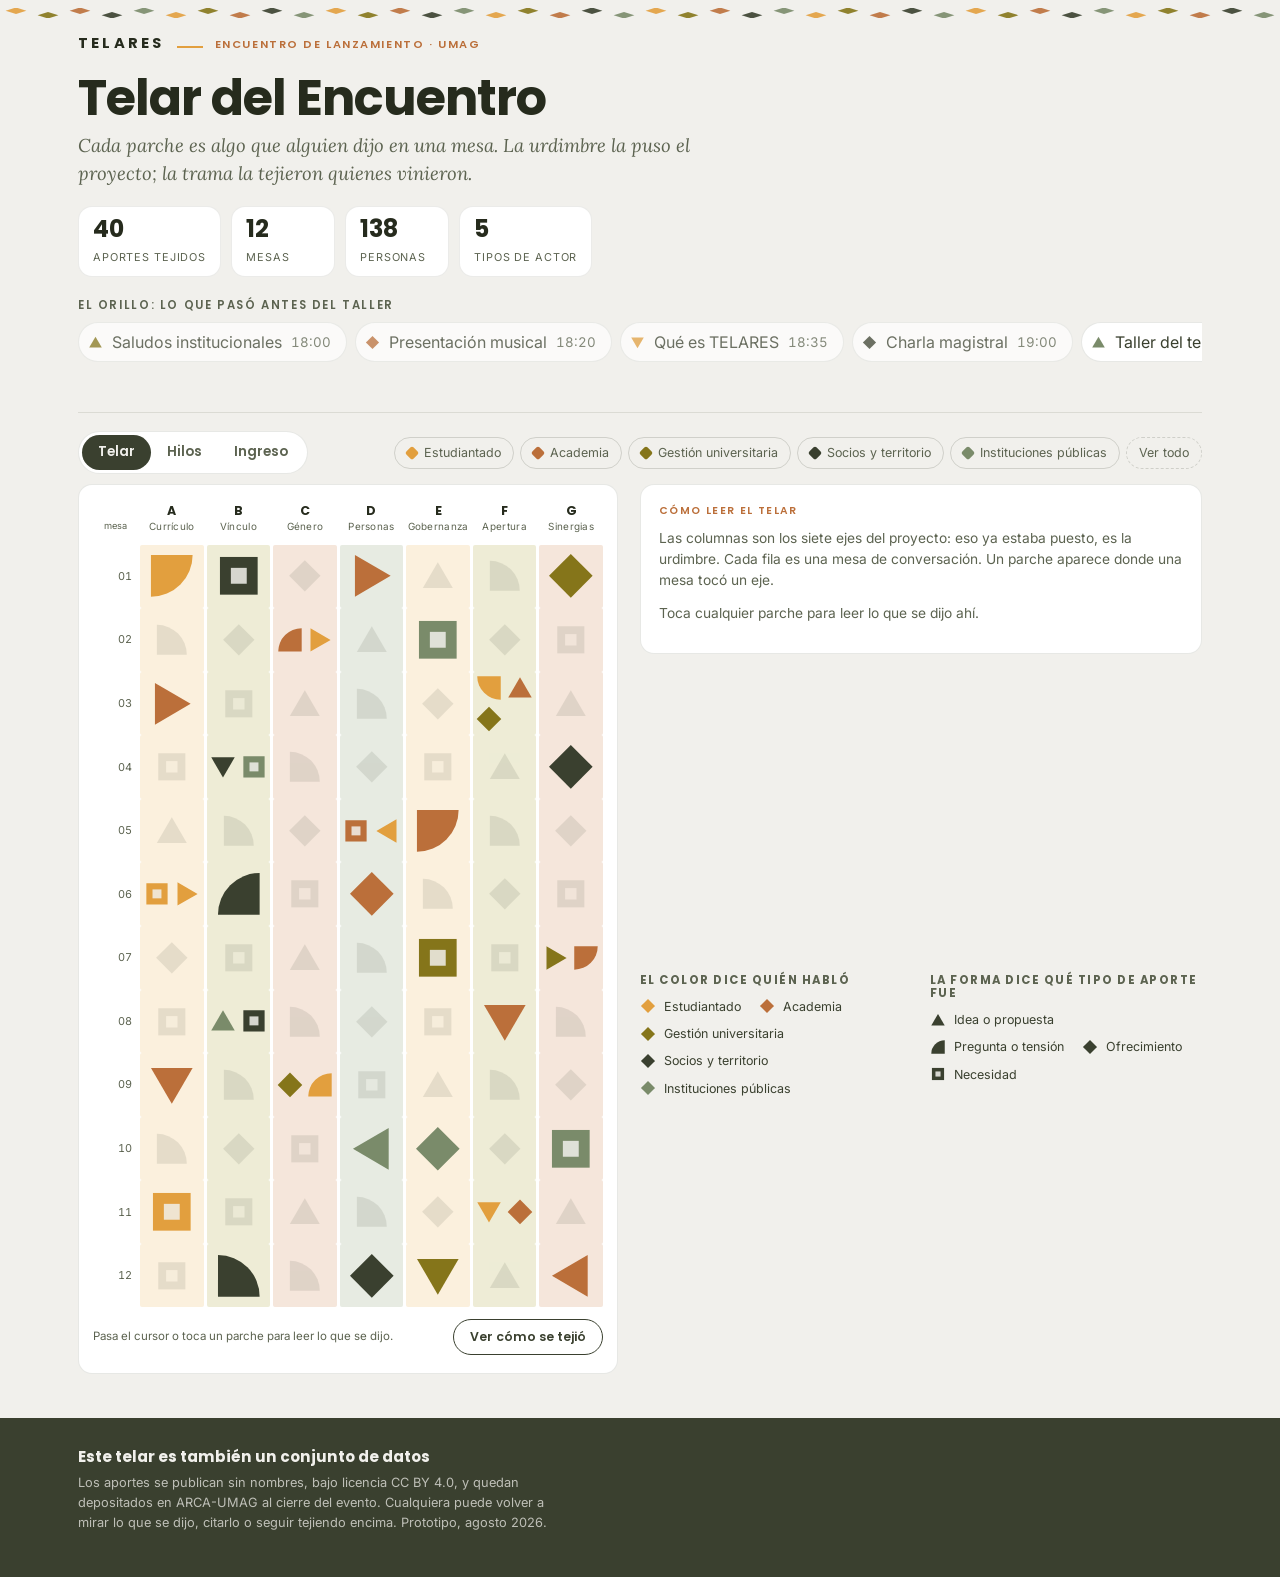
<file: background/telar-del-encuentro_1.html>
<!DOCTYPE html>
<html lang="es">
<head>
<meta charset="utf-8" />
<meta name="viewport" content="width=device-width, initial-scale=1" />
<title>Telar del Encuentro — TELARES UMAG</title>
<link rel="preconnect" href="https://fonts.googleapis.com">
<link rel="preconnect" href="https://fonts.gstatic.com" crossorigin>
<link href="https://fonts.googleapis.com/css2?family=Poppins:wght@500;600;700&family=Inter:wght@400;500;600&family=Lora:ital@0;1&display=swap" rel="stylesheet">
<style>
:root{
  --cream:#f1f0ec; --cream-soft:#f8f7f3; --white:#fff;
  --ink:#3a402f; --ink-strong:#262b1d; --ink-soft:#5c6350;
  --gold:#e29f3e; --olive:#85751a; --terracotta:#bb6f3a; --lichen:#7a8b6a;
  --gold-tint:#fbf0dd; --olive-tint:#eeecd6; --terracotta-tint:#f5e6db; --lichen-tint:#e7ebe2;
  --font-display:"Poppins","Segoe UI",sans-serif;
  --font-body:"Inter","Segoe UI",sans-serif;
  --font-accent:"Lora",Georgia,serif;
  --radius-s:8px; --radius-m:14px; --radius-l:24px;
  --dur:.22s; --ease:cubic-bezier(.4,0,.2,1);
}
*,*::before,*::after{box-sizing:border-box}
body{margin:0;background:var(--cream);color:var(--ink);font-family:var(--font-body);font-size:16px;line-height:1.55;-webkit-font-smoothing:antialiased}
h1,h2,h3{font-family:var(--font-display);margin:0;line-height:1.15;color:var(--ink-strong)}
p{margin:0 0 .8em}
button{font:inherit;cursor:pointer}
:focus-visible{outline:3px solid var(--terracotta);outline-offset:2px;border-radius:4px}
.wrap{max-width:1180px;margin:0 auto;padding:0 16px}
@media(min-width:820px){.wrap{padding:0 28px}}

/* ---------- selvage / orillo ---------- */
.selvage{height:10px;width:100%;display:block}

/* ---------- header ---------- */
header.site{padding:22px 0 14px;background:var(--cream)}
.brandline{display:flex;align-items:baseline;gap:12px;flex-wrap:wrap}
.wordmark{font-family:var(--font-display);font-weight:700;letter-spacing:.22em;font-size:.92rem;color:var(--ink-strong)}
.brandline .sep{width:26px;height:2px;background:var(--gold);display:inline-block}
.kicker{font-family:var(--font-display);font-weight:600;font-size:.7rem;letter-spacing:.14em;text-transform:uppercase;color:var(--terracotta)}
h1{font-size:clamp(1.9rem,6.2vw,3.1rem);margin:.28em 0 .1em;letter-spacing:-.02em}
.lede{font-family:var(--font-accent);font-size:clamp(1rem,2.6vw,1.16rem);max-width:56ch;color:var(--ink-soft);font-style:italic}

/* ---------- counters ---------- */
.counters{display:flex;gap:10px;flex-wrap:wrap;margin:18px 0 6px}
.counter{background:var(--white);border:1px solid rgba(58,64,47,.1);border-radius:var(--radius-m);padding:9px 14px;min-width:104px}
.counter b{display:block;font-family:var(--font-display);font-size:1.5rem;font-variant-numeric:tabular-nums;color:var(--ink-strong);line-height:1.1}
.counter span{font-size:.68rem;letter-spacing:.08em;text-transform:uppercase;color:var(--ink-soft)}

/* ---------- programa band ---------- */
.programa{margin:22px 0 4px}
.programa h2{font-size:.72rem;letter-spacing:.14em;text-transform:uppercase;color:var(--ink-soft);font-weight:600;margin-bottom:9px}
.prog-track{display:flex;gap:8px;overflow-x:auto;padding-bottom:6px;scrollbar-width:thin}
.prog-item{flex:0 0 auto;display:flex;align-items:center;gap:9px;background:var(--white);border:1px solid rgba(58,64,47,.12);border-radius:999px;padding:7px 15px 7px 9px;color:var(--ink);white-space:nowrap;transition:transform var(--dur) var(--ease),border-color var(--dur)}
.prog-item:hover{transform:translateY(-2px);border-color:var(--gold)}
.prog-item.done{opacity:.72}
.prog-dot{width:15px;height:15px;flex:0 0 auto}
.prog-item small{color:var(--ink-soft);font-variant-numeric:tabular-nums}

/* ---------- tabs + filtros ---------- */
.toolbar{display:flex;flex-wrap:wrap;gap:14px;align-items:center;justify-content:space-between;margin:26px 0 10px;padding-top:18px;border-top:1px solid rgba(58,64,47,.12)}
.tabs{display:inline-flex;background:var(--white);border:1px solid rgba(58,64,47,.12);border-radius:999px;padding:3px}
.tab{border:0;background:transparent;padding:7px 16px;border-radius:999px;font-family:var(--font-display);font-weight:600;font-size:.84rem;color:var(--ink-soft)}
.tab[aria-selected="true"]{background:var(--ink);color:var(--cream)}
.filters{display:flex;gap:6px;flex-wrap:wrap;align-items:center}
.chip{border:1px solid rgba(58,64,47,.18);background:transparent;border-radius:999px;padding:5px 12px;font-size:.78rem;color:var(--ink-soft);display:inline-flex;align-items:center;gap:7px}
.chip .swatch{width:10px;height:10px;border-radius:2px;transform:rotate(45deg)}
.chip[aria-pressed="true"]{background:var(--ink);color:var(--cream);border-color:var(--ink)}
.chip.reset{border-style:dashed}

/* ---------- layout telar + panel ---------- */
.stage{display:grid;gap:22px;grid-template-columns:1fr;align-items:start;margin-top:6px}
@media(min-width:980px){.stage{grid-template-columns:minmax(0,540px) minmax(0,1fr)}
  .stage > .panel{grid-column:2;grid-row:1}
  .stage > .side{grid-column:2;grid-row:2;align-self:start}
  .stage > .loom{grid-column:1;grid-row:1 / span 2}}

/* ---------- telar ---------- */
.loom{background:var(--white);border:1px solid rgba(58,64,47,.12);border-radius:var(--radius-m);padding:10px 8px 14px;overflow:hidden}
@media(min-width:820px){.loom{padding:14px 14px 18px}}
.grid-head,.grid-row{display:grid;grid-template-columns:26px repeat(7,minmax(0,1fr));gap:2px}
@media(min-width:560px){.grid-head,.grid-row{grid-template-columns:44px repeat(7,minmax(0,1fr));gap:3px}}
.grid-head{margin-bottom:5px;align-items:end}
.col-head{text-align:center;padding:2px 1px 5px;cursor:pointer;background:transparent;border:0;border-bottom:2px solid transparent}
.col-head .letter{font-family:var(--font-display);font-weight:700;font-size:.78rem;color:var(--ink-strong);display:block}
.col-head .name{display:none;font-size:.62rem;letter-spacing:.03em;color:var(--ink-soft);line-height:1.2}
@media(min-width:560px){.col-head .name{display:block}}
.col-head[aria-pressed="true"]{border-bottom-color:var(--terracotta)}
.corner{font-size:.58rem;color:var(--ink-soft);text-align:center;padding-bottom:6px}
.row-label{display:flex;align-items:center;justify-content:flex-end;padding-right:5px;font-size:.6rem;font-variant-numeric:tabular-nums;color:var(--ink-soft);letter-spacing:.02em}
@media(min-width:560px){.row-label{font-size:.68rem}}
.cell{position:relative;aspect-ratio:1/1;border:0;padding:0;background:transparent;display:block;overflow:hidden;border-radius:2px;transition:transform var(--dur) var(--ease)}
.cell .warp{position:absolute;inset:0}
.cell:hover,.cell:focus-visible{transform:scale(1.07);z-index:3}
.cell.is-active{transform:scale(1.07);z-index:3;box-shadow:0 0 0 2px var(--ink-strong)}
.cell.is-empty{cursor:default}
.cell.is-empty:hover{transform:none}
.ghost-motif{position:absolute;inset:22%;opacity:.11}
.patch{position:absolute}
.patch.fresh{animation:bloom .55s var(--ease) both}
@keyframes bloom{from{opacity:0;transform:scale(.55)}to{opacity:1;transform:scale(1)}}
.patch.off{opacity:.14;filter:grayscale(1)}
.cell.dimmed .patch{opacity:.14;filter:grayscale(1)}
.loom-foot{display:flex;justify-content:space-between;align-items:center;gap:12px;margin-top:12px;flex-wrap:wrap}
.hint{font-size:.72rem;color:var(--ink-soft)}
.play{border:1px solid var(--ink);background:transparent;color:var(--ink);border-radius:999px;padding:7px 16px;font-family:var(--font-display);font-weight:600;font-size:.78rem}
.play:hover{background:var(--ink);color:var(--cream)}

/* ---------- panel ---------- */
.panel{background:var(--white);border:1px solid rgba(58,64,47,.12);border-radius:var(--radius-m);padding:18px}
@media(min-width:980px){.panel{position:sticky;top:18px}}
@media(max-width:979px){
  .panel{position:fixed;left:0;right:0;bottom:0;z-index:40;border-radius:var(--radius-l) var(--radius-l) 0 0;box-shadow:0 -18px 45px -12px rgba(38,43,29,.4);transform:translateY(102%);transition:transform .3s var(--ease);max-height:74vh;overflow:auto;padding-bottom:26px}
  .panel.open{transform:translateY(0)}
  .panel::before{content:"";display:block;width:42px;height:4px;border-radius:2px;background:rgba(58,64,47,.2);margin:0 auto 14px}
}
.panel-close{display:none}
@media(max-width:979px){.panel-close{display:inline-block;position:absolute;top:14px;right:14px;border:0;background:transparent;font-size:1.3rem;line-height:1;color:var(--ink-soft)}}
.panel .eyebrow{font-family:var(--font-display);font-weight:600;font-size:.66rem;letter-spacing:.13em;text-transform:uppercase;color:var(--terracotta);margin-bottom:8px}
.quote{font-family:var(--font-accent);font-size:1.06rem;line-height:1.45;color:var(--ink-strong);margin:0 0 14px}
.meta{display:flex;flex-wrap:wrap;gap:6px;margin-bottom:12px}
.tag{font-size:.7rem;border-radius:999px;padding:3px 10px;background:var(--cream);color:var(--ink-soft);border:1px solid rgba(58,64,47,.1)}
.tag.solid{color:var(--white);border-color:transparent}
.panel dl{margin:0;font-size:.8rem;color:var(--ink-soft)}
.panel dt{font-weight:600;color:var(--ink);float:left;margin-right:6px}
.panel dd{margin:0 0 5px}
.panel .audio{margin-top:14px;display:flex;align-items:center;gap:9px;font-size:.76rem;color:var(--ink-soft);border-top:1px solid rgba(58,64,47,.1);padding-top:12px}
.empty-state{color:var(--ink-soft);font-size:.86rem}

/* ---------- leyenda ---------- */
.legend{margin:22px 0 0;display:grid;gap:18px;grid-template-columns:1fr}
@media(min-width:700px){.legend{grid-template-columns:1fr 1fr}}
.legend h3{font-size:.72rem;letter-spacing:.13em;text-transform:uppercase;color:var(--ink-soft);margin-bottom:10px}
.legend ul{list-style:none;margin:0;padding:0;display:flex;flex-wrap:wrap;gap:8px 18px}
.legend li{display:flex;align-items:center;gap:8px;font-size:.78rem;color:var(--ink)}

/* ---------- lista ---------- */
.threads{display:grid;gap:10px;grid-template-columns:1fr}
@media(min-width:700px){.threads{grid-template-columns:1fr 1fr}}
.thread{background:var(--white);border:1px solid rgba(58,64,47,.12);border-left-width:5px;border-radius:var(--radius-s);padding:13px 15px;text-align:left}
.thread p{font-family:var(--font-accent);font-size:.94rem;color:var(--ink-strong);margin:0 0 8px}
.thread .meta{margin:0}

/* ---------- ingreso ---------- */
.form-card{background:var(--white);border:1px solid rgba(58,64,47,.12);border-radius:var(--radius-m);padding:20px;max-width:620px}
.field{margin-bottom:14px}
.field label{display:block;font-size:.72rem;letter-spacing:.08em;text-transform:uppercase;font-weight:600;color:var(--ink-soft);margin-bottom:5px}
.field select,.field textarea,.field input{width:100%;font:inherit;padding:9px 11px;border:1px solid rgba(58,64,47,.22);border-radius:var(--radius-s);background:var(--cream-soft);color:var(--ink)}
.field textarea{min-height:88px;resize:vertical;font-family:var(--font-accent)}
.pair{display:grid;gap:14px;grid-template-columns:1fr}
@media(min-width:560px){.pair{grid-template-columns:1fr 1fr}}
.submit{background:var(--ink);color:var(--cream);border:0;border-radius:999px;padding:11px 26px;font-family:var(--font-display);font-weight:600}
.submit:hover{background:var(--ink-strong)}
.counterchar{font-size:.7rem;color:var(--ink-soft);text-align:right}
.notice{background:var(--gold-tint);border:1px solid rgba(226,159,62,.45);border-radius:var(--radius-s);padding:11px 14px;font-size:.8rem;margin-bottom:18px;color:var(--ink)}

/* ---------- footer ---------- */
footer.site{margin-top:44px;background:var(--ink);color:var(--cream);padding:30px 0 34px}
footer.site h3{color:var(--cream);font-size:.95rem;margin-bottom:8px}
footer.site p{font-size:.8rem;color:rgba(241,240,236,.72);max-width:62ch}
footer.site a{color:var(--gold)}
.ghost{color:var(--ink-soft);font-size:.72rem}
[hidden]{display:none !important}
@media(prefers-reduced-motion:reduce){*{animation-duration:.01ms !important;transition-duration:.01ms !important}}
</style>
</head>
<body>

<div class="selvage" id="selvage-top"></div>

<header class="site">
  <div class="wrap">
    <div class="brandline">
      <span class="wordmark">TELARES</span><span class="sep"></span>
      <span class="kicker">Encuentro de lanzamiento · UMAG</span>
    </div>
    <h1>Telar del Encuentro</h1>
    <p class="lede">Cada parche es algo que alguien dijo en una mesa. La urdimbre la puso el proyecto; la trama la tejieron quienes vinieron.</p>

    <div class="counters" id="counters"></div>

    <section class="programa" aria-label="Programa del encuentro">
      <h2>El orillo: lo que pasó antes del taller</h2>
      <div class="prog-track" id="prog-track"></div>
    </section>
  </div>
</header>

<main class="wrap">

  <div class="toolbar">
    <div class="tabs" role="tablist" aria-label="Vistas del telar">
      <button class="tab" role="tab" aria-selected="true" data-view="telar">Telar</button>
      <button class="tab" role="tab" aria-selected="false" data-view="hilos">Hilos</button>
      <button class="tab" role="tab" aria-selected="false" data-view="ingreso">Ingreso</button>
    </div>
    <div class="filters" id="filters"></div>
  </div>

  <!-- ============ VISTA TELAR ============ -->
  <section id="view-telar">
    <div class="stage">
      <div class="loom">
        <div class="grid-head" id="grid-head"></div>
        <div id="grid-body"></div>
        <div class="loom-foot">
          <span class="hint" id="hint">Pasa el cursor o toca un parche para leer lo que se dijo.</span>
          <button class="play" id="play">Ver cómo se tejió</button>
        </div>
      </div>

      <aside class="panel" id="panel" aria-live="polite">
        <button class="panel-close" id="panel-close" aria-label="Cerrar">×</button>
        <div id="panel-body"></div>
      </aside>

      <div class="side">
        <div class="legend">
          <div>
            <h3>El color dice quién habló</h3>
            <ul id="legend-actores"></ul>
          </div>
          <div>
            <h3>La forma dice qué tipo de aporte fue</h3>
            <ul id="legend-tipos"></ul>
          </div>
        </div>
      </div>
    </div>
  </section>

  <!-- ============ VISTA HILOS ============ -->
  <section id="view-hilos" hidden>
    <div class="loom-foot" style="margin:0 0 14px">
      <span class="hint" id="hilos-count"></span>
      <button class="play" id="download">Descargar datos (JSON)</button>
    </div>
    <div class="threads" id="threads"></div>
  </section>

  <!-- ============ VISTA INGRESO ============ -->
  <section id="view-ingreso" hidden>
    <div class="form-card">
      <p class="notice">Demo del panel de secretaría. Así se vería lo que usan las y los estudiantes que relatan cada mesa. Lo que ingreses acá se teje en el telar de inmediato, pero no se guarda en ningún lado.</p>
      <div class="pair">
        <div class="field">
          <label for="f-mesa">Mesa</label>
          <select id="f-mesa"></select>
        </div>
        <div class="field">
          <label for="f-actor">¿Quién lo dijo?</label>
          <select id="f-actor"></select>
        </div>
      </div>
      <div class="pair">
        <div class="field">
          <label for="f-tipo">Tipo de aporte</label>
          <select id="f-tipo"></select>
        </div>
        <div class="field">
          <label for="f-eje">¿Con qué se conecta?</label>
          <select id="f-eje"></select>
        </div>
      </div>
      <div class="field">
        <label for="f-texto">La frase, lo más cerca posible de como se dijo</label>
        <textarea id="f-texto" maxlength="180" placeholder="Una idea por vez. Sin nombres propios."></textarea>
        <div class="counterchar"><span id="charcount">0</span>/180</div>
      </div>
      <button class="submit" id="f-submit">Tejer aporte</button>
      <p class="ghost" style="margin-top:14px">En producción esto escribe a una hoja de cálculo o a un endpoint, y el telar la relee cada pocos segundos.</p>
    </div>
  </section>

</main>

<footer class="site">
  <div class="wrap">
    <h3>Este telar es también un conjunto de datos</h3>
    <p>Los aportes se publican sin nombres, bajo licencia CC BY 4.0, y quedan depositados en ARCA-UMAG al cierre del evento. Cualquiera puede volver a mirar lo que se dijo, citarlo o seguir tejiendo encima. Prototipo, agosto 2026.</p>
  </div>
</footer>

<script>
/* =========================================================
   TELAR DEL ENCUENTRO — prototipo
   Datos ficticios. Estructura pensada para GitHub Pages:
   HTML + CSS + JS plano, sin build, sin dependencias.
   ========================================================= */

var PALETTE = {gold:"#e29f3e", olive:"#85751a", terracotta:"#bb6f3a", ink:"#3a402f", lichen:"#7a8b6a"};
var TINTS   = ["#fbf0dd","#eeecd6","#f5e6db","#e7ebe2","#fbf0dd","#eeecd6","#f5e6db"];

var EJES = [
  {id:"A", corto:"Currículo",  nombre:"Actualización curricular"},
  {id:"B", corto:"Vínculo",    nombre:"Vinculación con el entorno"},
  {id:"C", corto:"Género",     nombre:"Participación y liderazgo de mujeres"},
  {id:"D", corto:"Personas",   nombre:"Formación de investigadores y profesionales"},
  {id:"E", corto:"Gobernanza", nombre:"Gobernanza"},
  {id:"F", corto:"Apertura",   nombre:"Ciencia y conocimientos abiertos"},
  {id:"G", corto:"Sinergias",  nombre:"Sinergias"}
];

var ACTORES = [
  {id:"estudiantado", label:"Estudiantado",              color:PALETTE.gold},
  {id:"academia",     label:"Academia",                  color:PALETTE.terracotta},
  {id:"gestion",      label:"Gestión universitaria",     color:PALETTE.olive},
  {id:"territorio",   label:"Socios y territorio",       color:PALETTE.ink},
  {id:"publico",      label:"Instituciones públicas",    color:PALETTE.lichen}
];

var TIPOS = [
  {id:"idea",       label:"Idea o propuesta",     forma:"triangulo"},
  {id:"pregunta",   label:"Pregunta o tensión",   forma:"arco"},
  {id:"compromiso", label:"Ofrecimiento",         forma:"rombo"},
  {id:"necesidad",  label:"Necesidad",            forma:"cuadro"}
];

var PREGUNTAS = [
  "¿Qué problema de Magallanes no se puede resolver desde una sola disciplina?",
  "¿Qué debería existir en tres años que hoy no existe?",
  "¿Qué puedo poner yo, y qué necesito de este proyecto?"
];

var PROGRAMA = [
  {hora:"18:00", titulo:"Saludos institucionales", color:PALETTE.olive,
   detalle:"Rectoría, Decanatura de la Facultad y contraparte ANID abren el encuentro."},
  {hora:"18:20", titulo:"Presentación musical", color:PALETTE.terracotta,
   detalle:"Intervención musical a cargo de estudiantes de la universidad."},
  {hora:"18:35", titulo:"Qué es TELARES", color:PALETTE.gold,
   detalle:"Presentación del proyecto: los siete ejes, el centro interdisciplinario y los seis años de horizonte."},
  {hora:"19:00", titulo:"Charla magistral", color:PALETTE.ink,
   detalle:"Conferencia inaugural sobre interdisciplina y territorios de alta latitud."},
  {hora:"19:45", titulo:"Taller del telar", color:PALETTE.lichen, activo:true,
   detalle:"Café en el patio techado y conversación en mesas de 4 a 8 personas. Todo lo que ves abajo salió de acá."}
];

/* ---------------- datos ficticios ---------------- */
var MESAS = [];
for (var m=1; m<=12; m++) MESAS.push({id:"M"+(m<10?"0":"")+m, pregunta:(m-1)%3});

var APORTES = [
  ["M01","B","territorio","necesidad","La salud mental en Magallanes no la resuelve psicología sola: hay vivienda, hay turnos, hay invierno, hay aislamiento.","19:52"],
  ["M01","D","academia","idea","Hacer prácticas profesionales conjuntas donde la misma familia sea atendida por trabajo social, psicología y derecho a la vez.","19:58"],
  ["M01","A","estudiantado","pregunta","¿Cómo hacemos un ramo interdisciplinario si los horarios de las tres carreras nunca calzan?","20:04"],
  ["M01","G","gestion","compromiso","Desde la dirección de vinculación podemos abrir los convenios que ya existen con los municipios rurales.","20:11"],

  ["M02","C","academia","pregunta","Hablamos de liderazgo de mujeres pero la mayoría de las jefaturas de carrera siguen siendo hombres. ¿Qué cambia con esto?","19:55"],
  ["M02","C","estudiantado","idea","Un fondo pequeño para que estudiantes mujeres presenten sus propios proyectos de investigación desde primer año.","20:02"],
  ["M02","E","publico","necesidad","Necesitamos que el proyecto tenga una contraparte estable con quien hablar, no un correo distinto cada vez.","20:09"],

  ["M03","F","estudiantado","pregunta","Si los datos son abiertos, ¿qué pasa con lo que cuenta la gente en una entrevista? No todo se puede publicar.","19:50"],
  ["M03","F","academia","idea","Publicar los instrumentos y los protocolos aunque los datos crudos queden restringidos. Eso ya es apertura.","19:57"],
  ["M03","F","gestion","compromiso","La biblioteca puede hacerse cargo del depósito en el repositorio institucional y de los identificadores.","20:06"],
  ["M03","A","academia","idea","Un módulo de ciencia abierta obligatorio en las tres carreras, no un taller optativo que toman diez personas.","20:14"],

  ["M04","B","territorio","idea","Que el centro atienda casos reales de Puerto Natales por videollamada, con un profesional que viaje una vez al mes.","19:53"],
  ["M04","B","publico","necesidad","En el sistema de protección de infancia nos faltan informes psicosociales. Ahí hay algo que la universidad podría cubrir.","20:00"],
  ["M04","G","territorio","compromiso","Nuestra fundación puede poner el espacio en Natales si la universidad pone las horas profesionales.","20:08"],

  ["M05","D","academia","necesidad","Para trabajar interdisciplinariamente necesitamos horas protegidas. Hoy todo esto se hace encima de la carga docente.","19:56"],
  ["M05","E","academia","pregunta","¿Quién decide qué se prioriza cuando los tres departamentos quieren cosas distintas?","20:03"],
  ["M05","D","estudiantado","idea","Que los ayudantes de investigación sean de carreras distintas a la del profesor que dirige.","20:10"],

  ["M06","A","estudiantado","necesidad","Salimos sabiendo mucha teoría y muy poco de cómo se escribe un informe para un tribunal o un municipio.","19:51"],
  ["M06","A","estudiantado","idea","Un taller donde derecho, psicología y trabajo social resuelvan el mismo caso y después comparen qué vio cada uno.","19:59"],
  ["M06","D","academia","compromiso","Ofrezco abrir mi curso de metodología a estudiantes de las otras dos carreras el próximo semestre.","20:07"],
  ["M06","B","territorio","pregunta","¿Cómo evitan que esto quede como un proyecto de la universidad hablando consigo misma?","20:15"],

  ["M07","G","gestion","idea","Cruzar esto con lo que ya hace Ciencia 2030 y el ScienceHub en vez de armar una estructura paralela.","19:54"],
  ["M07","G","academia","pregunta","¿Cuántas iniciativas parecidas hay hoy en la universidad y cuántas se hablan entre sí?","20:01"],
  ["M07","E","gestion","necesidad","Falta un lugar donde uno vea todos los proyectos institucionales en una sola pantalla.","20:12"],

  ["M08","B","publico","idea","La industria del hidrógeno verde va a llegar con o sin nosotros. Que las ciencias sociales estudien qué le pasa a la gente antes y no después.","19:57"],
  ["M08","B","territorio","necesidad","La comunidad quiere ser consultada, no encuestada al final cuando ya está todo decidido.","20:05"],
  ["M08","F","academia","idea","Publicar los resultados de esos estudios en abierto para que las organizaciones puedan usarlos en sus propias negociaciones.","20:13"],

  ["M09","C","gestion","compromiso","La Dirección de Género puede acompañar el diseño de los concursos académicos para que no reproduzcan lo de siempre.","19:52"],
  ["M09","C","estudiantado","pregunta","¿El enfoque de género va a estar en los ramos o va a seguir siendo una charla al año en marzo?","20:00"],
  ["M09","A","academia","idea","Revisar las bibliografías de los programas: quién está citado y quién no aparece nunca.","20:09"],

  ["M10","D","publico","idea","Formar a los equipos municipales junto con los estudiantes. Los dos aprenden y sale más barato.","19:55"],
  ["M10","E","publico","compromiso","Podemos poner a alguien de la Seremi en el espacio de gobernanza si se reúne con una frecuencia razonable.","20:04"],
  ["M10","G","publico","necesidad","Nos sirve más un convenio que dure seis años que diez actividades sueltas.","20:11"],

  ["M11","F","estudiantado","idea","Que las tesis queden en un repositorio con licencia abierta y no en un cajón de la biblioteca.","19:58"],
  ["M11","A","estudiantado","necesidad","Nadie nos enseña a manejar datos. Llegamos a la tesis y recién ahí aprendemos a los golpes.","20:06"],
  ["M11","F","academia","compromiso","Puedo dictar el primer taller de gestión de datos con R para estudiantes de las tres carreras.","20:14"],

  ["M12","B","territorio","pregunta","¿Qué pasa con este centro cuando se acabe el financiamiento en seis años?","19:53"],
  ["M12","E","gestion","idea","Dejar comprometido desde ahora el presupuesto institucional que va a sostener el centro después del proyecto.","20:02"],
  ["M12","G","academia","idea","Amarrar el centro a un programa de postgrado. Si hay estudiantes matriculados, no se cierra fácil.","20:10"],
  ["M12","D","territorio","compromiso","Nosotros podemos recibir practicantes todos los semestres. Eso no depende del financiamiento de nadie.","20:16"]
];

var data = APORTES.map(function(a,i){
  return {id:"a"+(i+1), mesa:a[0], eje:a[1], actor:a[2], tipo:a[3], texto:a[4], hora:a[5],
          audio: i%3===0, nuevo:false};
});

/* ---------------- helpers ---------------- */
function actorOf(id){ return ACTORES.filter(function(a){return a.id===id})[0]; }
function tipoOf(id){ return TIPOS.filter(function(t){return t.id===id})[0]; }
function ejeOf(id){ return EJES.filter(function(e){return e.id===id})[0]; }
function mesaOf(id){ return MESAS.filter(function(m){return m.id===id})[0]; }
function hash(s){ var h=0; for(var i=0;i<s.length;i++){h=(h*31+s.charCodeAt(i))|0} return Math.abs(h); }

/* motivos: dibujados en una caja 0..100, rotados de forma determinista */
function motif(forma, color, seed){
  var rot = [0,90,180,270][seed%4];
  var d;
  if (forma==="triangulo") d='<path d="M50 12 L92 84 L8 84 Z" fill="'+color+'"/>';
  else if (forma==="arco") d='<path d="M8 92 A84 84 0 0 1 92 8 L92 92 Z" fill="'+color+'"/>';
  else if (forma==="rombo") d='<path d="M50 6 L94 50 L50 94 L6 50 Z" fill="'+color+'"/>';
  else d='<rect x="12" y="12" width="76" height="76" fill="'+color+'"/><rect x="34" y="34" width="32" height="32" fill="#f1f0ec" opacity=".85"/>';
  return '<svg viewBox="0 0 100 100" width="100%" height="100%" aria-hidden="true" '+
         'style="display:block"><g transform="rotate('+rot+' 50 50)">'+d+'</g></svg>';
}

/* ---------------- estado ---------------- */
var state = {view:"telar", actor:null, tipo:null, eje:null, sel:null, pinned:false, lastId:null};

function visible(d){
  if (state.actor && d.actor!==state.actor) return false;
  if (state.tipo && d.tipo!==state.tipo) return false;
  if (state.eje && d.eje!==state.eje) return false;
  return true;
}

/* ---------------- render: contadores ---------------- */
function renderCounters(){
  var mesasActivas = {}; data.forEach(function(d){mesasActivas[d.mesa]=1});
  var items = [
    [data.length, "aportes tejidos"],
    [Object.keys(mesasActivas).length, "mesas"],
    ["138", "personas"],
    [ACTORES.length, "tipos de actor"]
  ];
  document.getElementById("counters").innerHTML = items.map(function(i){
    return '<div class="counter"><b>'+i[0]+'</b><span>'+i[1]+'</span></div>';
  }).join("");
}

/* ---------------- render: programa ---------------- */
function renderPrograma(){
  document.getElementById("prog-track").innerHTML = PROGRAMA.map(function(p,i){
    return '<button class="prog-item'+(p.activo?"":" done")+'" data-prog="'+i+'">'+
      '<span class="prog-dot">'+motif(i%2?"rombo":"triangulo", p.color, i)+'</span>'+
      '<span>'+p.titulo+'</span><small>'+p.hora+'</small></button>';
  }).join("");
  Array.prototype.forEach.call(document.querySelectorAll("[data-prog]"), function(b){
    b.addEventListener("click", function(){ showPrograma(PROGRAMA[+b.dataset.prog]); });
  });
}

/* ---------------- render: filtros ---------------- */
function renderFilters(){
  var html = ACTORES.map(function(a){
    return '<button class="chip" data-f="actor" data-v="'+a.id+'" aria-pressed="false">'+
      '<span class="swatch" style="background:'+a.color+'"></span>'+a.label+'</button>';
  }).join("");
  html += '<button class="chip reset" data-f="reset" aria-pressed="false">Ver todo</button>';
  document.getElementById("filters").innerHTML = html;
  Array.prototype.forEach.call(document.querySelectorAll("#filters .chip"), function(b){
    b.addEventListener("click", function(){
      if (b.dataset.f==="reset"){ state.actor=null; state.tipo=null; state.eje=null; }
      else { state.actor = state.actor===b.dataset.v ? null : b.dataset.v; }
      syncFilters(); renderTelar(); renderThreads();
    });
  });
}
function syncFilters(){
  Array.prototype.forEach.call(document.querySelectorAll("#filters .chip"), function(b){
    b.setAttribute("aria-pressed", b.dataset.f==="actor" && state.actor===b.dataset.v ? "true":"false");
  });
  Array.prototype.forEach.call(document.querySelectorAll(".col-head"), function(b){
    b.setAttribute("aria-pressed", state.eje===b.dataset.eje ? "true":"false");
  });
}

/* ---------------- render: telar ---------------- */
function renderHead(){
  var html = '<div class="corner">mesa</div>';
  html += EJES.map(function(e){
    return '<button class="col-head" data-eje="'+e.id+'" aria-pressed="false" title="'+e.nombre+'">'+
      '<span class="letter">'+e.id+'</span><span class="name">'+e.corto+'</span></button>';
  }).join("");
  document.getElementById("grid-head").innerHTML = html;
  Array.prototype.forEach.call(document.querySelectorAll(".col-head"), function(b){
    b.addEventListener("click", function(){
      state.eje = state.eje===b.dataset.eje ? null : b.dataset.eje;
      syncFilters(); renderTelar(); renderThreads();
    });
  });
}

function renderTelar(){
  var body = document.getElementById("grid-body");
  var html = "";
  MESAS.forEach(function(mesa, ri){
    html += '<div class="grid-row">';
    html += '<div class="row-label">'+mesa.id.replace("M","")+'</div>';
    EJES.forEach(function(eje, ci){
      var items = data.filter(function(d){ return d.mesa===mesa.id && d.eje===eje.id; });
      var tint = TINTS[ci];
      if (!items.length){
        var g = ["triangulo","arco","rombo","cuadro"][(ri+ci)%4];
        html += '<span class="cell is-empty" aria-hidden="true">'+
                '<span class="warp" style="background:'+tint+'"></span>'+
                '<span class="ghost-motif">'+motif(g,"#3a402f",ri+ci)+'</span></span>';
        return;
      }
      var n = Math.min(items.length,4);
      var patches = "";
      items.slice(0,4).forEach(function(d, k){
        var a = actorOf(d.actor), t = tipoOf(d.tipo);
        var pos;
        if (n===1) pos = "inset:11%;";
        else if (n===2) pos = (k===0? "left:4%;":"left:52%;")+"top:14%;width:44%;height:72%;";
        else pos = "left:"+(k%2?52:4)+"%;top:"+(k<2?4:52)+"%;width:44%;height:44%;";
        patches += '<span class="patch'+(visible(d)?"":" off")+(d.id===state.lastId?" fresh":"")+'" style="'+pos+'" data-id="'+d.id+'">'+
                   motif(t.forma, a.color, hash(d.id))+'</span>';
      });
      var dimmed = items.some(visible) ? "" : " dimmed";
      var label = items.length+" aporte"+(items.length>1?"s":"")+" de la mesa "+mesa.id+" en el eje "+eje.nombre;
      html += '<button class="cell'+dimmed+'" data-cell="'+mesa.id+"|"+eje.id+'" aria-label="'+label+'">'+
              '<span class="warp" style="background:'+tint+'"></span>'+patches+'</button>';
    });
    html += '</div>';
  });
  body.innerHTML = html;
  bindCells();
}
function bindCells(){
  Array.prototype.forEach.call(document.querySelectorAll("[data-cell]"), function(c){
    var key = c.dataset.cell.split("|");
    var items = data.filter(function(d){ return d.mesa===key[0] && d.eje===key[1]; });
    items.sort(function(x,y){ return (visible(y)?1:0)-(visible(x)?1:0); });
    c.addEventListener("mouseenter", function(){ if(!state.pinned) showAporte(items[0], items, c); });
    c.addEventListener("focus", function(){ if(!state.pinned) showAporte(items[0], items, c); });
    c.addEventListener("click", function(){
      state.pinned = true; showAporte(items[0], items, c); openSheet();
    });
  });
}

/* ---------------- panel ---------------- */
function markActive(el){
  Array.prototype.forEach.call(document.querySelectorAll(".cell.is-active"), function(c){c.classList.remove("is-active")});
  if (el) el.classList.add("is-active");
}
function showAporte(d, siblings, el){
  if (!d) return;
  markActive(el);
  var a = actorOf(d.actor), t = tipoOf(d.tipo), e = ejeOf(d.eje), mesa = mesaOf(d.mesa);
  var otros = (siblings||[]).filter(function(s){return s.id!==d.id});
  var html = '<div class="eyebrow">Mesa '+d.mesa.replace("M","")+' · '+d.hora+'</div>'+
    '<p class="quote">“'+d.texto+'”</p>'+
    '<div class="meta">'+
      '<span class="tag solid" style="background:'+a.color+'">'+a.label+'</span>'+
      '<span class="tag">'+t.label+'</span>'+
      '<span class="tag">Eje '+e.id+' · '+e.corto+'</span>'+
    '</div>'+
    '<dl><dt>Pregunta:</dt><dd>'+PREGUNTAS[mesa.pregunta]+'</dd></dl>';
  if (otros.length){
    html += '<div class="audio" style="display:block"><strong style="font-size:.72rem;letter-spacing:.08em;text-transform:uppercase">También en este cruce</strong>';
    otros.forEach(function(o){
      html += '<button class="thread" style="border-left-color:'+actorOf(o.actor).color+';margin-top:8px;width:100%" data-jump="'+o.id+'">'+
              '<p style="margin:0;font-size:.86rem">“'+o.texto.slice(0,86)+(o.texto.length>86?"…":"")+'”</p></button>';
    });
    html += '</div>';
  }
  if (d.audio) html += '<div class="audio">Hay registro de audio de esta mesa. El fragmento empieza cerca de '+d.hora+'.</div>';
  document.getElementById("panel-body").innerHTML = html;
  Array.prototype.forEach.call(document.querySelectorAll("[data-jump]"), function(b){
    b.addEventListener("click", function(){
      var next = data.filter(function(x){return x.id===b.dataset.jump})[0];
      showAporte(next, siblings, el);
    });
  });
}
function showPrograma(p){
  state.pinned = true; markActive(null);
  document.getElementById("panel-body").innerHTML =
    '<div class="eyebrow">Programa · '+p.hora+'</div>'+
    '<h2 style="font-size:1.2rem;margin-bottom:10px">'+p.titulo+'</h2>'+
    '<p style="font-size:.9rem;color:var(--ink-soft)">'+p.detalle+'</p>'+
    '<div class="audio">El registro audiovisual queda enlazado acá después del evento.</div>';
  openSheet();
}
function resetPanel(){
  document.getElementById("panel-body").innerHTML =
    '<div class="eyebrow">Cómo leer el telar</div>'+
    '<p class="empty-state">Las columnas son los siete ejes del proyecto: eso ya estaba puesto, es la urdimbre. '+
    'Cada fila es una mesa de conversación. Un parche aparece donde una mesa tocó un eje.</p>'+
    '<p class="empty-state">Toca cualquier parche para leer lo que se dijo ahí.</p>';
}

function openSheet(){ if (window.innerWidth < 980) document.getElementById("panel").classList.add("open"); }
document.getElementById("panel-close").addEventListener("click", function(){
  document.getElementById("panel").classList.remove("open"); state.pinned=false; markActive(null); resetPanel();
});
document.addEventListener("keydown", function(e){
  if (e.key==="Escape"){ document.getElementById("panel").classList.remove("open"); state.pinned=false; markActive(null); resetPanel(); }
});

/* ---------------- leyendas ---------------- */
function renderLegends(){
  document.getElementById("legend-actores").innerHTML = ACTORES.map(function(a){
    return '<li><span style="width:16px;height:16px;display:inline-block">'+motif("rombo",a.color,0)+'</span>'+a.label+'</li>';
  }).join("");
  document.getElementById("legend-tipos").innerHTML = TIPOS.map(function(t,i){
    return '<li><span style="width:16px;height:16px;display:inline-block">'+motif(t.forma,"#3a402f",0)+'</span>'+t.label+'</li>';
  }).join("");
}

/* ---------------- vista hilos ---------------- */
function renderThreads(){
  var list = data.filter(visible);
  document.getElementById("hilos-count").textContent = list.length+" aportes"+(list.length!==data.length?" de "+data.length:"");
  document.getElementById("threads").innerHTML = list.map(function(d){
    var a = actorOf(d.actor), t = tipoOf(d.tipo), e = ejeOf(d.eje);
    return '<div class="thread" style="border-left-color:'+a.color+'">'+
      '<p>“'+d.texto+'”</p><div class="meta">'+
      '<span class="tag">Mesa '+d.mesa.replace("M","")+'</span>'+
      '<span class="tag">'+a.label+'</span>'+
      '<span class="tag">'+t.label+'</span>'+
      '<span class="tag">Eje '+e.id+'</span></div></div>';
  }).join("");
}
document.getElementById("download").addEventListener("click", function(){
  var blob = new Blob([JSON.stringify({evento:"Lanzamiento TELARES", licencia:"CC BY 4.0", aportes:data}, null, 2)], {type:"application/json"});
  var url = URL.createObjectURL(blob);
  var a = document.createElement("a"); a.href=url; a.download="telar-aportes.json"; a.click();
  URL.revokeObjectURL(url);
});

/* ---------------- ingreso ---------------- */
function fillSelects(){
  document.getElementById("f-mesa").innerHTML = MESAS.map(function(m){return '<option value="'+m.id+'">Mesa '+m.id.replace("M","")+'</option>'}).join("");
  document.getElementById("f-actor").innerHTML = ACTORES.map(function(a){return '<option value="'+a.id+'">'+a.label+'</option>'}).join("");
  document.getElementById("f-tipo").innerHTML = TIPOS.map(function(t){return '<option value="'+t.id+'">'+t.label+'</option>'}).join("");
  document.getElementById("f-eje").innerHTML = EJES.map(function(e){return '<option value="'+e.id+'">'+e.id+' · '+e.nombre+'</option>'}).join("");
}
document.getElementById("f-texto").addEventListener("input", function(e){
  document.getElementById("charcount").textContent = e.target.value.length;
});
document.getElementById("f-submit").addEventListener("click", function(){
  var txt = document.getElementById("f-texto").value.trim();
  if (!txt){ document.getElementById("f-texto").focus(); return; }
  var now = new Date();
  state.lastId = "a"+(data.length+1);
  data.push({id:"a"+(data.length+1), mesa:document.getElementById("f-mesa").value,
    eje:document.getElementById("f-eje").value, actor:document.getElementById("f-actor").value,
    tipo:document.getElementById("f-tipo").value, texto:txt,
    hora:("0"+now.getHours()).slice(-2)+":"+("0"+now.getMinutes()).slice(-2), audio:false});
  document.getElementById("f-texto").value=""; document.getElementById("charcount").textContent="0";
  setView("telar"); renderCounters(); renderTelar(); renderThreads();
});

/* ---------------- vistas ---------------- */
function setView(v){
  state.view = v;
  ["telar","hilos","ingreso"].forEach(function(k){
    document.getElementById("view-"+k).hidden = (k!==v);
  });
  Array.prototype.forEach.call(document.querySelectorAll(".tab"), function(t){
    t.setAttribute("aria-selected", t.dataset.view===v ? "true":"false");
  });
  document.getElementById("filters").style.display = (v==="ingreso") ? "none":"flex";
}
Array.prototype.forEach.call(document.querySelectorAll(".tab"), function(t){
  t.addEventListener("click", function(){ setView(t.dataset.view); });
});

/* ---------------- reproducción del tejido ---------------- */
document.getElementById("play").addEventListener("click", function(){
  var btn = this; btn.disabled = true; btn.textContent = "Tejiendo…";
  var kept = data.slice(); data.length = 0;
  renderTelar(); renderCounters();
  var i = 0;
  var timer = setInterval(function(){
    state.lastId = kept[i].id;
    data.push(kept[i]); i++;
    renderTelar(); renderCounters();
    if (i>=kept.length){ clearInterval(timer); state.lastId=null; btn.disabled=false; btn.textContent="Ver cómo se tejió"; renderThreads(); }
  }, 130);
});

/* ---------------- orillo superior ---------------- */
(function(){
  var cols = [PALETTE.gold, PALETTE.olive, PALETTE.terracotta, PALETTE.ink, PALETTE.lichen];
  var parts = [], n = 40, tile = 40;
  for (var i=0;i<n;i++){
    var cx = i*tile+tile/2, up = i%2===0, cy = up?11:29, r=13;
    parts.push('<path d="M'+cx+' '+(cy-r)+' L'+(cx+r)+' '+cy+' L'+cx+' '+(cy+r)+' L'+(cx-r)+' '+cy+' Z" fill="'+cols[i%cols.length]+'" opacity=".9"/>');
  }
  document.getElementById("selvage-top").innerHTML =
    '<svg viewBox="0 0 '+(n*tile)+' 40" preserveAspectRatio="none" width="100%" height="10" aria-hidden="true">'+parts.join("")+'</svg>';
})();

/* ---------------- init ---------------- */
renderCounters(); renderPrograma(); renderFilters(); renderHead(); renderTelar();
renderLegends(); renderThreads(); fillSelects(); resetPanel(); syncFilters();
</script>
</body>
</html>
</file>
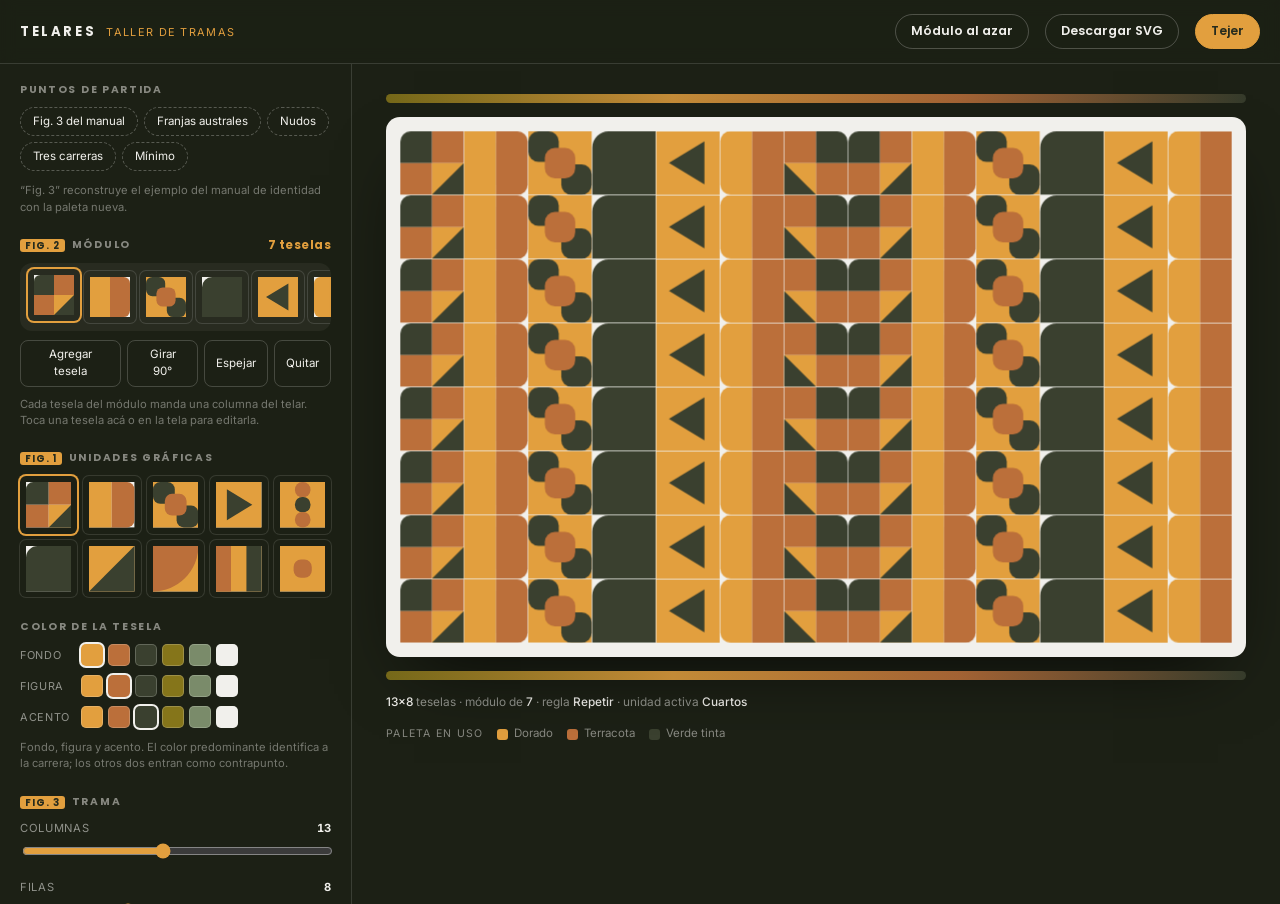
<file: background/telares-taller-de-tramas_2.html>
<!DOCTYPE html>
<html lang="es">
<head>
<meta charset="utf-8" />
<meta name="viewport" content="width=device-width, initial-scale=1" />
<title>Telar / Taller de tramas — TELARES UMAG</title>
<link rel="preconnect" href="https://fonts.googleapis.com">
<link rel="preconnect" href="https://fonts.gstatic.com" crossorigin>
<link href="https://fonts.googleapis.com/css2?family=Poppins:wght@500;600;700&family=Inter:wght@400;500;600&family=Lora:ital@0;1&display=swap" rel="stylesheet">
<style>
:root{
  --cream:#f1f0ec; --cream-soft:#f8f7f3;
  --ink:#3a402f; --ink-strong:#262b1d; --ink-deep:#1c2015; --ink-soft:#5c6350;
  --gold:#e29f3e; --olive:#85751a; --terracotta:#bb6f3a; --lichen:#7a8b6a;
  --line:rgba(241,240,236,.14);
  --font-display:"Poppins","Segoe UI",sans-serif;
  --font-body:"Inter","Segoe UI",sans-serif;
  --font-accent:"Lora",Georgia,serif;
  --dur:.2s; --ease:cubic-bezier(.4,0,.2,1);
}
*,*::before,*::after{box-sizing:border-box}
body{margin:0;overflow-x:hidden;background:var(--ink-deep);color:var(--cream);font-family:var(--font-body);font-size:15px;line-height:1.5;-webkit-font-smoothing:antialiased}
h1,h2,h3{font-family:var(--font-display);margin:0;line-height:1.15}
button{font:inherit;color:inherit;cursor:pointer;background:none;border:0}
:focus-visible{outline:2px solid var(--gold);outline-offset:2px;border-radius:3px}
input[type=range]{accent-color:var(--gold)}

/* ---------- shell ---------- */
.topbar{display:flex;align-items:center;gap:16px;flex-wrap:wrap;padding:14px 20px;border-bottom:1px solid var(--line);position:sticky;top:0;background:rgba(28,32,21,.94);backdrop-filter:blur(8px);z-index:20}
.mark{display:flex;align-items:baseline;gap:10px}
.mark b{font-family:var(--font-display);font-weight:700;letter-spacing:.2em;font-size:.82rem}
.mark span{font-size:.68rem;letter-spacing:.12em;text-transform:uppercase;color:var(--gold)}
.topbar .grow{flex:1}
.act{border:1px solid rgba(241,240,236,.24);border-radius:999px;padding:7px 15px;font-size:.78rem;font-family:var(--font-display);font-weight:600;transition:all var(--dur) var(--ease)}
.act:hover{background:var(--cream);color:var(--ink-strong);border-color:var(--cream)}
.act.primary{background:var(--gold);border-color:var(--gold);color:var(--ink-strong)}
.act.primary:hover{background:#f0b055;border-color:#f0b055;color:var(--ink-strong)}

.layout{display:grid;grid-template-columns:minmax(0,1fr);gap:0;min-height:calc(100vh - 60px)}
@media(min-width:1000px){.layout{grid-template-columns:minmax(0,352px) minmax(0,1fr)}}

/* ---------- rail ---------- */
.rail{border-right:1px solid var(--line);padding:20px;display:flex;flex-direction:column;gap:24px;order:2;min-width:0}
@media(min-width:1000px){.rail{order:1;max-height:calc(100vh - 60px);overflow-y:auto}}
.block > h3{font-size:.66rem;letter-spacing:.16em;text-transform:uppercase;color:rgba(241,240,236,.5);margin-bottom:11px;display:flex;justify-content:space-between;align-items:center}
.fig{display:inline-block;font-size:.6rem;letter-spacing:.1em;color:var(--ink-strong);background:var(--gold);border-radius:3px;padding:1px 5px;margin-right:7px;vertical-align:middle}
.block > h3 em{font-style:normal;color:var(--gold);letter-spacing:.04em;text-transform:none;font-size:.72rem}

/* module strip */
.strip{display:flex;gap:4px;align-items:stretch;padding:8px;background:rgba(241,240,236,.05);border-radius:12px;overflow-x:auto}
.slot{flex:0 0 auto;width:52px;height:52px;border-radius:6px;overflow:hidden;position:relative;box-shadow:0 0 0 1px rgba(241,240,236,.14);transition:transform var(--dur) var(--ease),box-shadow var(--dur)}
.slot:hover{transform:translateY(-2px)}
.slot.sel{box-shadow:0 0 0 2px var(--gold);transform:translateY(-2px)}
.slot svg{display:block;width:100%;height:100%}
.striptools{display:flex;gap:6px;margin-top:9px}
.mini{border:1px solid rgba(241,240,236,.2);border-radius:8px;padding:5px 11px;font-size:.72rem;transition:all var(--dur)}
.mini:hover{background:rgba(241,240,236,.1)}
.mini.danger:hover{background:var(--terracotta);border-color:var(--terracotta)}

/* unit library */
.units{display:grid;grid-template-columns:repeat(5,1fr);gap:6px}
.unit{aspect-ratio:1;border-radius:6px;overflow:hidden;box-shadow:0 0 0 1px rgba(241,240,236,.12);transition:transform var(--dur) var(--ease),box-shadow var(--dur)}
.unit:hover{transform:scale(1.09);box-shadow:0 0 0 2px var(--cream)}
.unit.on{box-shadow:0 0 0 2px var(--gold)}
.unit svg{display:block;width:100%;height:100%}

/* colors */
.roles{display:flex;flex-direction:column;gap:9px}
.role{display:flex;align-items:center;gap:9px}
.role > label{width:52px;font-size:.68rem;letter-spacing:.06em;text-transform:uppercase;color:rgba(241,240,236,.55)}
.sw{display:flex;gap:5px}
.sw button{width:22px;height:22px;border-radius:5px;box-shadow:0 0 0 1px rgba(241,240,236,.22) inset;transition:transform var(--dur)}
.sw button:hover{transform:scale(1.18)}
.sw button[aria-pressed=true]{box-shadow:0 0 0 2px var(--cream)}

/* sliders */
.ctrl{margin-bottom:13px}
.ctrl label{display:flex;justify-content:space-between;font-size:.7rem;letter-spacing:.06em;text-transform:uppercase;color:rgba(241,240,236,.55);margin-bottom:5px}
.ctrl label b{color:var(--cream);font-variant-numeric:tabular-nums;letter-spacing:0}
.ctrl input[type=range]{width:100%}
.seg{display:flex;flex-wrap:wrap;gap:5px}
.seg button{border:1px solid rgba(241,240,236,.2);border-radius:999px;padding:5px 11px;font-size:.72rem;transition:all var(--dur)}
.seg button[aria-pressed=true]{background:var(--cream);color:var(--ink-strong);border-color:var(--cream)}
.presets{display:flex;flex-wrap:wrap;gap:6px}
.presets button{border:1px dashed rgba(241,240,236,.28);border-radius:999px;padding:5px 12px;font-size:.72rem}
.presets button:hover{border-style:solid;background:rgba(226,159,62,.16);border-color:var(--gold)}
.note{font-size:.7rem;color:rgba(241,240,236,.42);line-height:1.45}

/* ---------- stage ---------- */
.stage{order:1;padding:22px 20px 30px;display:flex;flex-direction:column;gap:14px;min-width:0}
@media(max-width:999px){.stage{position:sticky;top:53px;z-index:6;background:var(--ink-deep);padding-bottom:16px;box-shadow:0 18px 24px -16px rgba(0,0,0,.9)}}
@media(min-width:1000px){.stage{order:2;padding:30px 34px;position:static}}
.cloth{background:var(--cream);border-radius:14px;padding:14px;box-shadow:0 30px 70px -28px rgba(0,0,0,.75);position:relative;overflow:hidden}
.cloth svg{display:block;width:100%;height:auto}
.beam{height:9px;border-radius:5px;background:linear-gradient(90deg,var(--olive),var(--gold),var(--terracotta),var(--ink));opacity:.85}
.status{display:flex;justify-content:space-between;gap:14px;flex-wrap:wrap;font-size:.74rem;color:rgba(241,240,236,.55)}
.status b{color:var(--cream);font-weight:500}
.status .live{font-family:var(--font-accent);font-style:italic;color:var(--gold)}
.tile-g{cursor:pointer}
.tile-g.hl{filter:brightness(1.06)}
@keyframes weave{from{opacity:0;transform:scale(.62)}to{opacity:1;transform:scale(1)}}
.anim .tile-g{animation:weave .42s var(--ease) both;transform-box:fill-box;transform-origin:center}
@media(prefers-reduced-motion:reduce){.anim .tile-g{animation-duration:.01ms}}
.legend-row{display:flex;gap:14px;flex-wrap:wrap;font-size:.72rem;color:rgba(241,240,236,.5);align-items:center}
.legend-row span{display:inline-flex;align-items:center;gap:6px}
.legend-row i{width:11px;height:11px;border-radius:3px;display:inline-block}
</style>
</head>
<body>

<div class="topbar">
  <div class="mark"><b>TELARES</b><span>Taller de tramas</span></div>
  <div class="grow"></div>
  <button class="act" id="btn-random">Módulo al azar</button>
  <button class="act" id="btn-svg">Descargar SVG</button>
  <button class="act primary" id="btn-weave">Tejer</button>
</div>

<div class="layout">

  <aside class="rail">

    <section class="block">
      <h3>Puntos de partida</h3>
      <div class="presets" id="presets"></div>
      <p class="note" style="margin:11px 0 0">“Fig. 3” reconstruye el ejemplo del manual de identidad con la paleta nueva.</p>
    </section>

    <section class="block">
      <h3><span><span class="fig">Fig. 2</span>Módulo</span><em id="mod-len"></em></h3>
      <div class="strip" id="strip"></div>
      <div class="striptools">
        <button class="mini" id="add">Agregar tesela</button>
        <button class="mini" id="rot">Girar 90°</button>
        <button class="mini" id="flip">Espejar</button>
        <button class="mini danger" id="del">Quitar</button>
      </div>
      <p class="note" style="margin:9px 0 0">Cada tesela del módulo manda una columna del telar. Toca una tesela acá o en la tela para editarla.</p>
    </section>

    <section class="block">
      <h3><span><span class="fig">Fig. 1</span>Unidades gráficas</span></h3>
      <div class="units" id="units"></div>
    </section>

    <section class="block">
      <h3>Color de la tesela</h3>
      <div class="roles" id="roles"></div>
      <p class="note" style="margin:11px 0 0">Fondo, figura y acento. El color predominante identifica a la carrera; los otros dos entran como contrapunto.</p>
    </section>

    <section class="block">
      <h3><span><span class="fig">Fig. 3</span>Trama</span></h3>
      <div class="ctrl">
        <label for="cols">Columnas <b id="cols-v"></b></label>
        <input type="range" id="cols" min="4" max="24" step="1">
      </div>
      <div class="ctrl">
        <label for="rows">Filas <b id="rows-v"></b></label>
        <input type="range" id="rows" min="3" max="18" step="1">
      </div>
      <div class="ctrl">
        <label for="round">Redondez <b id="round-v"></b></label>
        <input type="range" id="round" min="0" max="46" step="1">
      </div>
      <div class="ctrl">
        <label for="gut">Separación de hilos <b id="gut-v"></b></label>
        <input type="range" id="gut" min="0" max="6" step="1">
      </div>
      <div class="ctrl">
        <label>Regla de repetición</label>
        <div class="seg" id="rules"></div>
      </div>
    </section>

  </aside>

  <main class="stage">
    <div class="beam"></div>
    <div class="cloth" id="cloth"></div>
    <div class="beam"></div>
    <div class="status">
      <span id="stat"></span>
      <span class="live" id="live">&nbsp;</span>
    </div>
    <div class="legend-row" id="legend"></div>
  </main>

</div>

<script>
/* =========================================================
   TELARES · Taller de tramas
   Gramática tomada del manual: unidades gráficas → módulo →
   patrón por repetición, variación y rotación.
   HTML + CSS + JS plano. Sin dependencias.
   ========================================================= */

var C = {
  cream:"#f1f0ec", gold:"#e29f3e", olive:"#85751a",
  terracotta:"#bb6f3a", ink:"#3a402f", lichen:"#7a8b6a"
};
var SWATCHES = ["gold","terracotta","ink","olive","lichen","cream"];
var NOMBRE = {gold:"Dorado", terracotta:"Terracota", ink:"Verde tinta", olive:"Oliva", lichen:"Liquen", cream:"Crema"};

/* ---------- geometría ---------- */
function rpath(x,y,w,h,c,r){            /* c = [tl,tr,br,bl] booleans */
  var t=r*(c[0]?1:0), tr=r*(c[1]?1:0), br=r*(c[2]?1:0), bl=r*(c[3]?1:0);
  return "M"+(x+t)+" "+y+
    " H"+(x+w-tr)+(tr?" A"+tr+" "+tr+" 0 0 1 "+(x+w)+" "+(y+tr):"")+
    " V"+(y+h-br)+(br?" A"+br+" "+br+" 0 0 1 "+(x+w-br)+" "+(y+h):"")+
    " H"+(x+bl)+(bl?" A"+bl+" "+bl+" 0 0 1 "+x+" "+(y+h-bl):"")+
    " V"+(y+t)+(t?" A"+t+" "+t+" 0 0 1 "+(x+t)+" "+y:"")+" Z";
}
function P(d,f){ return '<path d="'+d+'" fill="'+f+'"/>'; }
function tri(pts,f){ return '<polygon points="'+pts+'" fill="'+f+'"/>'; }

/* ---------- unidades gráficas ----------
   cada una dibuja en una caja 0..100 con [a,b,c] = fondo, figura, acento */
var UNITS = {
  cuartos: {nombre:"Cuartos", draw:function(a,b,c,r){
    return P(rpath(0,0,50,50,[1,0,0,0],r),c)+
           P(rpath(50,0,50,50,[0,0,0,0],r),b)+
           P(rpath(0,50,50,50,[0,0,0,0],r),b)+
           P(rpath(50,50,50,50,[0,0,0,0],r),a)+
           tri("50,100 100,100 100,50",c);
  }},
  barras: {nombre:"Barras", draw:function(a,b,c,r){
    return P(rpath(0,0,50,100,[0,0,0,0],r),a)+
           P(rpath(50,0,50,100,[0,1,1,0],r),b);
  }},
  nudos: {nombre:"Nudos", draw:function(a,b,c,r){
    var k=Math.max(r,14);
    return P(rpath(0,0,100,100,[0,0,0,0],0),a)+
           P(rpath(0,0,48,48,[1,1,1,1],k),c)+
           P(rpath(52,52,48,48,[1,1,1,1],k),c)+
           P(rpath(26,26,48,48,[1,1,1,1],k),b);
  }},
  flecha: {nombre:"Flecha", draw:function(a,b,c,r){
    return P(rpath(0,0,100,100,[0,0,0,0],0),a)+tri("24,16 80,50 24,84",c);
  }},
  cadena: {nombre:"Cadena", draw:function(a,b,c,r){
    var s=34, k=Math.max(r,10), o="";
    for(var i=0;i<3;i++) o+=P(rpath(33,i*33,s,s,[1,1,1,1],k), i%2?c:b);
    return P(rpath(0,0,100,100,[0,0,0,0],0),a)+o;
  }},
  bloque: {nombre:"Bloque", draw:function(a,b,c,r){
    return P(rpath(0,0,100,100,[1,0,0,0],r*1.6),c);
  }},
  diagonal:{nombre:"Diagonal", draw:function(a,b,c,r){
    return P(rpath(0,0,100,100,[0,0,0,0],0),a)+tri("0,100 100,100 100,0",c);
  }},
  esquina:{nombre:"Esquina", draw:function(a,b,c,r){
    return P(rpath(0,0,100,100,[0,0,0,0],0),a)+
           '<path d="M0 0 H100 A100 100 0 0 1 0 100 Z" fill="'+b+'"/>';
  }},
  tres:  {nombre:"Tres hilos", draw:function(a,b,c,r){
    return P(rpath(0,0,100,100,[0,0,0,0],0),a)+
           P(rpath(0,0,33,100,[0,0,0,0],r),b)+
           P(rpath(67,0,33,100,[0,0,0,0],r),c);
  }},
  punto: {nombre:"Punto", draw:function(a,b,c,r){
    var k=Math.max(r,12);
    return P(rpath(0,0,100,100,[0,0,0,0],0),a)+P(rpath(30,30,40,40,[1,1,1,1],k),b);
  }}
};
var UKEYS = Object.keys(UNITS);

/* ---------- reglas de repetición ---------- */
var RULES = {
  repetir: {nombre:"Repetir",  fn:function(r,c,L){ return {i:c%L, rot:0, flip:false}; }},
  espejo:  {nombre:"Espejo",   fn:function(r,c,L){ return r%2 ? {i:(L-1-(c%L)), rot:0, flip:true} : {i:c%L, rot:0, flip:false}; }},
  girar:   {nombre:"Girar",    fn:function(r,c,L){ return {i:c%L, rot:90*(r%4), flip:false}; }},
  ladrillo:{nombre:"Ladrillo", fn:function(r,c,L){ return {i:(c+Math.floor(L/2)*r)%L, rot:0, flip:false}; }},
  tejido:  {nombre:"Tejido",   fn:function(r,c,L){ return {i:(c+r)%L, rot:180*(r%2), flip:(r%4>1)}; }},
  terraceo:{nombre:"Terraceo", fn:function(r,c,L){ return {i:(c+r*2)%L, rot:90*((r+c)%2), flip:false}; }}
};
var RKEYS = Object.keys(RULES);

/* ---------- presets ---------- */
function slot(u,cols,rot,flip){ return {u:u, c:cols, rot:rot||0, flip:!!flip}; }
var PRESETS = {
  "Fig. 3 del manual": {rule:"repetir", cols:13, rows:8, r:16, gut:1, mod:[
    slot("cuartos",["gold","terracotta","ink"]),
    slot("barras",["gold","terracotta","ink"]),
    slot("nudos",["gold","terracotta","ink"]),
    slot("bloque",["gold","gold","ink"]),
    slot("flecha",["gold","gold","ink"],180),
    slot("barras",["terracotta","gold","ink"],180),
    slot("cuartos",["gold","terracotta","ink"],0,true)
  ]},
  "Franjas australes": {rule:"ladrillo", cols:14, rows:7, r:22, gut:2, mod:[
    slot("tres",["cream","olive","gold"]),
    slot("barras",["olive","cream"]),
    slot("esquina",["gold","olive"]),
    slot("barras",["cream","olive"],180),
    slot("punto",["olive","cream","gold"]),
    slot("tres",["gold","cream","olive"])
  ]},
  "Nudos": {rule:"tejido", cols:10, rows:9, r:40, gut:1, mod:[
    slot("nudos",["ink","gold","terracotta"]),
    slot("cadena",["ink","gold","cream"]),
    slot("punto",["terracotta","cream","ink"]),
    slot("nudos",["gold","ink","terracotta"])
  ]},
  "Tres carreras": {rule:"girar", cols:12, rows:9, r:10, gut:1, mod:[
    slot("cuartos",["gold","cream","ink"]),
    slot("flecha",["gold","cream","terracotta"]),
    slot("diagonal",["terracotta","cream","ink"]),
    slot("flecha",["terracotta","cream","gold"],180),
    slot("cuartos",["olive","cream","ink"],90),
    slot("barras",["olive","gold"])
  ]},
  "Mínimo": {rule:"espejo", cols:16, rows:6, r:46, gut:3, mod:[
    slot("bloque",["cream","cream","ink"]),
    slot("punto",["cream","gold","cream"]),
    slot("diagonal",["cream","cream","olive"])
  ]}
};

/* ---------- estado ---------- */
var S = {mod:null, sel:0, rule:"repetir", cols:12, rows:8, r:16, gut:1, hl:null};
function loadPreset(name){
  var p = PRESETS[name];
  S.mod = p.mod.map(function(s){ return {u:s.u, c:s.c.slice(), rot:s.rot, flip:s.flip}; });
  S.rule=p.rule; S.cols=p.cols; S.rows=p.rows; S.r=p.r; S.gut=p.gut; S.sel=0;
}

/* ---------- render de una tesela ---------- */
function colorsOf(sl){
  var a = C[sl.c[0]] || C.cream;
  var b = C[sl.c[1]] || a;
  var c = C[sl.c[2]] || b;
  return [a,b,c];
}
function tileSVG(sl, extraRot, extraFlip, size, cls, delay){
  var col = colorsOf(sl);
  var rot = ((sl.rot||0) + (extraRot||0)) % 360;
  var flip = (!!sl.flip) !== (!!extraFlip);
  var inner = UNITS[sl.u].draw(col[0], col[1], col[2], S.r);
  var t = "";
  if (flip) t += "translate(100,0) scale(-1,1) ";
  if (rot)  t += "rotate("+rot+" 50 50) ";
  var style = delay!=null ? ' style="animation-delay:'+delay+'ms"' : '';
  return '<g class="'+(cls||"")+'"'+style+'><g transform="translate('+size[0]+','+size[1]+') scale('+size[2]/100+')">'+
         '<g transform="'+t+'">'+inner+'</g></g></g>';
}
function thumb(sl, px){
  return '<svg viewBox="0 0 100 100" aria-hidden="true">'+
    '<rect width="100" height="100" fill="'+C.cream+'"/>'+
    tileSVG(sl,0,false,[0,0,100],"")+'</svg>';
}

/* ---------- render del telar ---------- */
function buildCloth(animate){
  var L = S.mod.length, U = 100, g = S.gut;
  var W = S.cols*U, H = S.rows*U;
  var out = '<svg viewBox="0 0 '+W+' '+H+'" xmlns="http://www.w3.org/2000/svg" role="img" aria-label="Telar generado">';
  out += '<rect width="'+W+'" height="'+H+'" fill="'+C.cream+'"/>';
  var rule = RULES[S.rule].fn;
  for (var r=0; r<S.rows; r++){
    for (var c=0; c<S.cols; c++){
      var m = rule(r,c,L);
      var sl = S.mod[m.i];
      var cls = "tile-g" + (S.hl===m.i ? " hl":"");
      var delay = animate ? (r*(S.cols*10+70) + c*10) : null;
      out += '<g data-slot="'+m.i+'">'+
             tileSVG(sl, m.rot, m.flip, [c*U+g/2, r*U+g/2, U-g], cls, delay)+
             '</g>';
    }
  }
  out += '</svg>';
  return out;
}

/* ---------- render de UI ---------- */
function renderStrip(){
  document.getElementById("mod-len").textContent = S.mod.length+" teselas";
  document.getElementById("strip").innerHTML = S.mod.map(function(sl,i){
    return '<button class="slot'+(i===S.sel?" sel":"")+'" data-slot-btn="'+i+'" '+
           'aria-label="Tesela '+(i+1)+', unidad '+UNITS[sl.u].nombre+'">'+thumb(sl)+'</button>';
  }).join("");
  Array.prototype.forEach.call(document.querySelectorAll("[data-slot-btn]"), function(b){
    b.addEventListener("click", function(){ S.sel = +b.dataset.slotBtn; renderAll(false); });
    b.addEventListener("mouseenter", function(){ S.hl = +b.dataset.slotBtn; paintHL(); });
    b.addEventListener("mouseleave", function(){ S.hl = null; paintHL(); });
  });
}
function renderUnits(){
  var sl = S.mod[S.sel];
  document.getElementById("units").innerHTML = UKEYS.map(function(k){
    var demo = {u:k, c:sl.c, rot:0, flip:false};
    return '<button class="unit'+(k===sl.u?" on":"")+'" data-unit="'+k+'" title="'+UNITS[k].nombre+'">'+thumb(demo)+'</button>';
  }).join("");
  Array.prototype.forEach.call(document.querySelectorAll("[data-unit]"), function(b){
    b.addEventListener("click", function(){ S.mod[S.sel].u = b.dataset.unit; renderAll(false); });
  });
}
function renderRoles(){
  var sl = S.mod[S.sel];
  var labels = ["Fondo","Figura","Acento"];
  document.getElementById("roles").innerHTML = labels.map(function(lab,idx){
    return '<div class="role"><label>'+lab+'</label><div class="sw">'+
      SWATCHES.map(function(k){
        var on = sl.c[idx]===k;
        return '<button data-role="'+idx+'" data-col="'+k+'" aria-pressed="'+on+'" title="'+NOMBRE[k]+'" '+
               'style="background:'+C[k]+'"></button>';
      }).join("")+'</div></div>';
  }).join("");
  Array.prototype.forEach.call(document.querySelectorAll("[data-role]"), function(b){
    b.addEventListener("click", function(){
      var sl = S.mod[S.sel];
      while (sl.c.length < 3) sl.c.push(sl.c[sl.c.length-1]);
      sl.c[+b.dataset.role] = b.dataset.col;
      renderAll(false);
    });
  });
}
function renderRules(){
  document.getElementById("rules").innerHTML = RKEYS.map(function(k){
    return '<button data-rule="'+k+'" aria-pressed="'+(S.rule===k)+'">'+RULES[k].nombre+'</button>';
  }).join("");
  Array.prototype.forEach.call(document.querySelectorAll("[data-rule]"), function(b){
    b.addEventListener("click", function(){ S.rule = b.dataset.rule; renderAll(true); });
  });
}
function renderPresets(){
  document.getElementById("presets").innerHTML = Object.keys(PRESETS).map(function(k){
    return '<button data-preset="'+k+'">'+k+'</button>';
  }).join("");
  Array.prototype.forEach.call(document.querySelectorAll("[data-preset]"), function(b){
    b.addEventListener("click", function(){ loadPreset(b.dataset.preset); syncInputs(); renderAll(true); });
  });
}
function renderLegend(){
  var used = {};
  S.mod.forEach(function(sl){ sl.c.forEach(function(k){ used[k]=1; }); });
  document.getElementById("legend").innerHTML =
    '<span style="letter-spacing:.12em;text-transform:uppercase;font-size:.66rem">Paleta en uso</span>'+
    Object.keys(used).map(function(k){
      return '<span><i style="background:'+C[k]+'"></i>'+NOMBRE[k]+'</span>';
    }).join("");
}
function paintHL(){
  Array.prototype.forEach.call(document.querySelectorAll("#cloth [data-slot]"), function(g){
    var on = String(S.hl)===g.dataset.slot;
    g.querySelector(".tile-g").classList.toggle("hl", on);
    g.style.opacity = (S.hl===null || on) ? 1 : .34;
  });
  var live = document.getElementById("live");
  if (S.hl===null) live.innerHTML="&nbsp;";
  else {
    var sl = S.mod[S.hl];
    var n = document.querySelectorAll('#cloth [data-slot="'+S.hl+'"]').length;
    live.textContent = UNITS[sl.u].nombre+", repetida "+n+" veces";
  }
}
function renderCloth(animate){
  var cloth = document.getElementById("cloth");
  cloth.classList.remove("anim");
  cloth.innerHTML = buildCloth(animate);
  if (animate){ void cloth.offsetWidth; cloth.classList.add("anim"); }
  Array.prototype.forEach.call(cloth.querySelectorAll("[data-slot]"), function(g){
    g.addEventListener("click", function(){ S.sel = +g.dataset.slot; renderAll(false); });
    g.addEventListener("mouseenter", function(){ S.hl = +g.dataset.slot; paintHL(); });
  });
  document.getElementById("stat").innerHTML =
    '<b>'+S.cols+'×'+S.rows+'</b> teselas · módulo de <b>'+S.mod.length+'</b> · regla <b>'+RULES[S.rule].nombre+'</b> · '+
    'unidad activa <b>'+UNITS[S.mod[S.sel].u].nombre+'</b>';
}
function renderAll(animate){
  renderStrip(); renderUnits(); renderRoles(); renderRules(); renderLegend(); renderCloth(animate);
}

/* ---------- controles ---------- */
function bindRange(id, key, fmt){
  var el = document.getElementById(id), out = document.getElementById(id+"-v");
  el.addEventListener("input", function(){
    S[key] = +el.value; out.textContent = fmt? fmt(el.value) : el.value; renderCloth(false);
  });
}
bindRange("cols","cols"); bindRange("rows","rows");
bindRange("round","r", function(v){ return v+"%"; });
bindRange("gut","gut", function(v){ return v+" px"; });
function syncInputs(){
  [["cols","cols"],["rows","rows"],["round","r"],["gut","gut"]].forEach(function(p){
    document.getElementById(p[0]).value = S[p[1]];
    document.getElementById(p[0]+"-v").textContent = p[0]==="round" ? S[p[1]]+"%" : (p[0]==="gut" ? S[p[1]]+" px" : S[p[1]]);
  });
}

document.getElementById("add").addEventListener("click", function(){
  var src = S.mod[S.sel];
  S.mod.splice(S.sel+1, 0, {u:src.u, c:src.c.slice(), rot:src.rot, flip:src.flip});
  S.sel++; renderAll(false);
});
document.getElementById("rot").addEventListener("click", function(){
  S.mod[S.sel].rot = ((S.mod[S.sel].rot||0)+90)%360; renderAll(false);
});
document.getElementById("flip").addEventListener("click", function(){
  S.mod[S.sel].flip = !S.mod[S.sel].flip; renderAll(false);
});
document.getElementById("del").addEventListener("click", function(){
  if (S.mod.length<=1) return;
  S.mod.splice(S.sel,1); S.sel = Math.max(0, S.sel-1); renderAll(false);
});
document.getElementById("btn-weave").addEventListener("click", function(){ renderCloth(true); });

document.getElementById("btn-random").addEventListener("click", function(){
  var famBase = [["gold","terracotta","ink"],["olive","cream","gold"],["ink","gold","terracotta"],["terracotta","cream","olive"],["lichen","cream","ink"]];
  var fam = famBase[Math.floor(Math.random()*famBase.length)];
  var n = 3 + Math.floor(Math.random()*4);
  S.mod = [];
  for (var i=0;i<n;i++){
    var perm = fam.slice().sort(function(){ return Math.random()-.5; });
    S.mod.push({u:UKEYS[Math.floor(Math.random()*UKEYS.length)], c:perm,
                rot:90*Math.floor(Math.random()*4), flip:Math.random()<.4});
  }
  S.rule = RKEYS[Math.floor(Math.random()*RKEYS.length)];
  S.r = [0,8,16,24,40,46][Math.floor(Math.random()*6)];
  S.sel = 0; syncInputs(); renderAll(true);
});

document.getElementById("btn-svg").addEventListener("click", function(){
  var svg = buildCloth(false).replace('<svg ', '<svg width="'+(S.cols*40)+'" height="'+(S.rows*40)+'" ');
  var blob = new Blob([svg], {type:"image/svg+xml"});
  var url = URL.createObjectURL(blob);
  var a = document.createElement("a");
  a.href = url; a.download = "telares-trama-"+S.rule+"-"+S.cols+"x"+S.rows+".svg"; a.click();
  URL.revokeObjectURL(url);
});

document.addEventListener("keydown", function(e){
  if (e.target.tagName==="INPUT") return;
  if (e.key==="ArrowRight"){ S.sel=(S.sel+1)%S.mod.length; renderAll(false); }
  if (e.key==="ArrowLeft"){ S.sel=(S.sel-1+S.mod.length)%S.mod.length; renderAll(false); }
  if (e.key==="r"){ S.mod[S.sel].rot=((S.mod[S.sel].rot||0)+90)%360; renderAll(false); }
  if (e.key==="e"){ S.mod[S.sel].flip=!S.mod[S.sel].flip; renderAll(false); }
  if (e.key===" "){ e.preventDefault(); renderCloth(true); }
});

/* ---------- init ---------- */
document.getElementById("cloth").addEventListener("mouseleave", function(){ S.hl=null; paintHL(); });
loadPreset("Fig. 3 del manual");
renderPresets(); syncInputs(); renderAll(true);
</script>
</body>
</html>
</file>
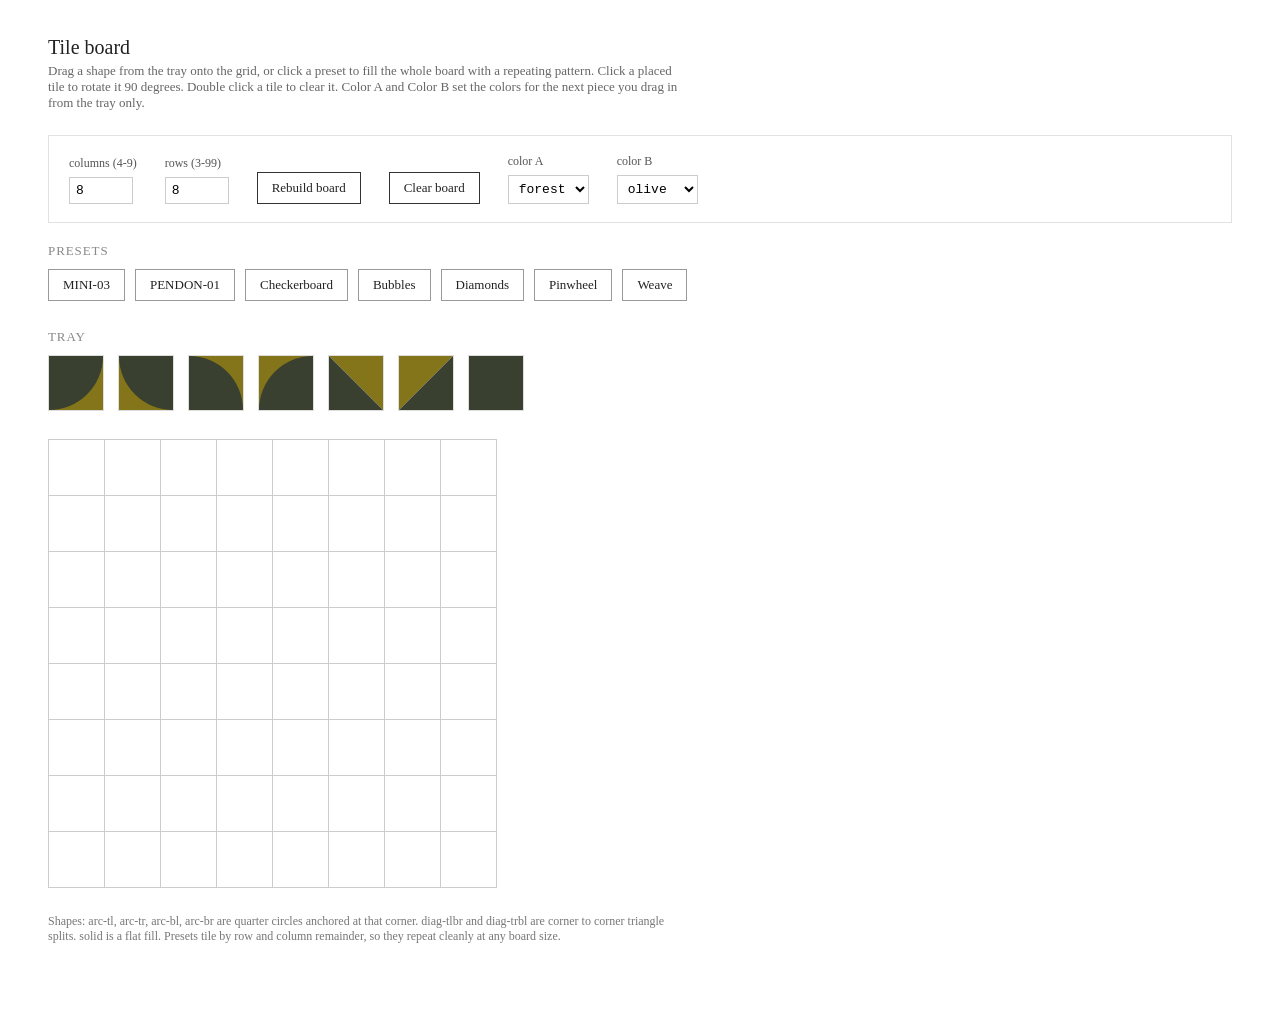
<file: tiles/board_2.html>
<!DOCTYPE html>
<html lang="en">
<head>
<meta charset="UTF-8">
<title>Tile board</title>
<style>
  :root {
    --forest:#3a402f; --olive:#85751a; --amber:#e29f3e; --rust:#bb6f3a; --cream:#f2f1ed;
    --cell: 56px;
  }
  * { box-sizing: border-box; }
  body {
    background:#ffffff; color:#222; font-family: Georgia, "Times New Roman", serif;
    margin:0; padding:36px 48px 80px;
  }
  h1 { font-size:20px; font-weight:normal; margin:0 0 4px; }
  h2 { font-size:13px; font-weight:normal; text-transform:uppercase; letter-spacing:0.07em; color:#888; margin:0 0 10px; }
  p.hint { font-size:13px; color:#666; max-width:640px; margin:0 0 24px; }
  .panel {
    display:flex; gap:28px; flex-wrap:wrap; align-items:flex-end;
    border:1px solid #e2e2e2; padding:18px 20px; margin-bottom:20px;
  }
  .field { display:flex; flex-direction:column; gap:6px; font-size:12px; color:#555; }
  .field input, .field select {
    font-family:monospace; font-size:13px; padding:5px 6px; border:1px solid #ccc; background:#fff;
  }
  .field input[type=number] { width:64px; }
  button {
    font-family:Georgia, serif; font-size:13px; padding:7px 14px; border:1px solid #333;
    background:#fff; color:#222; cursor:pointer;
  }
  button:hover { background:#f2f2f2; }
  button.preset { border-color:#999; }

  .presets {
    display:flex; gap:10px; flex-wrap:wrap; margin-bottom:28px;
  }

  .tray {
    display:flex; gap:14px; align-items:center; margin-bottom:28px; flex-wrap:wrap;
  }
  .tray .piece {
    width:56px; height:56px; border:1px solid #ddd; cursor:grab; background:#fafafa;
  }
  .tray .piece svg { width:100%; height:100%; display:block; }

  #board {
    display:grid;
    grid-template-columns: repeat(var(--cols), var(--cell));
    grid-auto-rows: var(--cell);
    border-left:1px solid #ccc; border-top:1px solid #ccc;
    width:max-content;
  }
  .cell {
    width:var(--cell); height:var(--cell);
    border-right:1px solid #ccc; border-bottom:1px solid #ccc;
    background:#fff;
    position:relative;
  }
  .cell.over { background:#f0f0e8; }
  .cell svg {
    width:100%; height:100%; display:block;
    transition: transform 0.12s ease;
  }
  .legend { margin-top:26px; font-size:12px; color:#777; max-width:640px; }
</style>
</head>
<body>

<h1>Tile board</h1>
<p class="hint">
Drag a shape from the tray onto the grid, or click a preset to fill the whole board with a
repeating pattern. Click a placed tile to rotate it 90 degrees. Double click a tile to clear
it. Color A and Color B set the colors for the next piece you drag in from the tray only.
</p>

<div class="panel">
  <div class="field">
    <label for="cols">columns (4-9)</label>
    <input type="number" id="cols" min="4" max="9" value="8">
  </div>
  <div class="field">
    <label for="rows">rows (3-99)</label>
    <input type="number" id="rows" min="3" max="99" value="8">
  </div>
  <button id="apply">Rebuild board</button>
  <button id="clearAll">Clear board</button>
  <div class="field">
    <label for="colorA">color A</label>
    <select id="colorA"></select>
  </div>
  <div class="field">
    <label for="colorB">color B</label>
    <select id="colorB"></select>
  </div>
</div>

<h2>Presets</h2>
<div class="presets" id="presets"></div>

<h2>Tray</h2>
<div class="tray" id="tray"></div>

<div id="board"></div>

<p class="legend">
Shapes: arc-tl, arc-tr, arc-bl, arc-br are quarter circles anchored at that corner.
diag-tlbr and diag-trbl are corner to corner triangle splits. solid is a flat fill.
Presets tile by row and column remainder, so they repeat cleanly at any board size.
</p>

<script>
const PALETTE = {
  forest: '#3a402f',
  olive:  '#85751a',
  amber:  '#e29f3e',
  rust:   '#bb6f3a',
  cream:  '#f2f1ed'
};

const SHAPES = {
  'arc-tl':    '<rect width="100" height="100" fill="{b}"/><path d="M0,0 L100,0 A100,100 0 0 1 0,100 Z" fill="{a}"/>',
  'arc-tr':    '<rect width="100" height="100" fill="{b}"/><path d="M100,0 L100,100 A100,100 0 0 1 0,0 Z" fill="{a}"/>',
  'arc-bl':    '<rect width="100" height="100" fill="{b}"/><path d="M0,100 L0,0 A100,100 0 0 1 100,100 Z" fill="{a}"/>',
  'arc-br':    '<rect width="100" height="100" fill="{b}"/><path d="M100,100 L0,100 A100,100 0 0 1 100,0 Z" fill="{a}"/>',
  'diag-tlbr': '<path d="M0,0 L100,0 L100,100 Z" fill="{b}"/><path d="M0,0 L100,100 L0,100 Z" fill="{a}"/>',
  'diag-trbl': '<path d="M0,0 L100,0 L0,100 Z" fill="{b}"/><path d="M100,0 L100,100 L0,100 Z" fill="{a}"/>',
  'solid':     '<rect width="100" height="100" fill="{a}"/>'
};

function hexOf(name) { return PALETTE[name]; }

function svgFor(id, a, b) {
  const inner = SHAPES[id].replaceAll('{a}', a).replaceAll('{b}', b);
  return '<svg viewBox="0 0 100 100" data-shape="' + id + '">' + inner + '</svg>';
}

// --- presets taken directly from MINI-03.png and PENDON-01.png, matched tile by tile ---
const IMAGE_PRESETS = {"mini":[[["arc-tl","forest","olive"],["diag-trbl","amber","olive"],["diag-tlbr","olive","forest"],["arc-tr","rust","forest"],["arc-tl","forest","olive"],["diag-trbl","amber","olive"],["diag-tlbr","olive","forest"],["arc-tr","amber","forest"]],[["arc-tr","forest","olive"],["diag-trbl","olive","amber"],["diag-tlbr","forest","olive"],["arc-tl","amber","forest"],["arc-tr","forest","olive"],["diag-trbl","olive","amber"],["diag-tlbr","forest","olive"],["arc-tl","amber","forest"]],[["arc-tl","forest","olive"],["diag-trbl","amber","olive"],["diag-tlbr","olive","forest"],["arc-tr","rust","forest"],["arc-tl","forest","olive"],["diag-trbl","amber","olive"],["diag-tlbr","olive","forest"],["arc-tr","amber","forest"]],[["arc-tr","forest","olive"],["diag-trbl","olive","amber"],["diag-tlbr","forest","olive"],["arc-tl","amber","forest"],["arc-tr","forest","olive"],["diag-trbl","olive","amber"],["diag-tlbr","forest","olive"],["arc-tl","amber","forest"]],[["arc-tl","forest","olive"],["diag-trbl","amber","olive"],["diag-tlbr","olive","forest"],["arc-tr","rust","forest"],["arc-tl","forest","olive"],["diag-trbl","amber","olive"],["diag-tlbr","olive","forest"],["arc-tr","amber","forest"]],[["arc-tr","forest","olive"],["diag-trbl","olive","amber"],["diag-tlbr","forest","olive"],["arc-tl","amber","forest"],["arc-tr","forest","olive"],["diag-trbl","olive","amber"],["diag-tlbr","forest","olive"],["arc-tl","amber","forest"]],[["arc-tl","forest","olive"],["diag-trbl","amber","olive"],["diag-tlbr","olive","forest"],["arc-tr","rust","forest"],["arc-tl","forest","olive"],["diag-trbl","amber","olive"],["diag-tlbr","olive","forest"],["arc-tr","amber","forest"]],[["arc-tr","forest","olive"],["diag-trbl","olive","amber"],["diag-tlbr","forest","olive"],["arc-tl","amber","forest"],["arc-tr","forest","olive"],["diag-trbl","olive","amber"],["diag-tlbr","forest","olive"],["arc-tl","amber","forest"]]],"pendon":[[["arc-bl","amber","cream"],["diag-tlbr","cream","rust"],["diag-trbl","cream","amber"],["arc-br","rust","cream"],["arc-bl","amber","cream"],["diag-tlbr","cream","rust"],["diag-trbl","cream","amber"],["arc-br","rust","cream"]],[["arc-br","amber","forest"],["diag-tlbr","olive","forest"],["diag-trbl","amber","olive"],["arc-bl","forest","olive"],["arc-br","amber","forest"],["diag-tlbr","olive","forest"],["diag-trbl","amber","olive"],["arc-bl","forest","olive"]],[["arc-bl","amber","forest"],["diag-tlbr","forest","olive"],["diag-trbl","olive","amber"],["arc-br","forest","olive"],["arc-bl","amber","forest"],["diag-tlbr","forest","olive"],["diag-trbl","olive","amber"],["arc-br","forest","olive"]]]};

// --- a few generative, infinitely tessellating presets, defined as functions of (row,col) ---
const GENERATIVE_PRESETS = {
  checkerboard: (r,c) => ['solid', (r+c)%2===0 ? 'forest' : 'amber', (r+c)%2===0 ? 'forest' : 'amber'],
  bubbles: (r,c) => {
    const key = (((r%2)+2)%2) + ',' + (((c%2)+2)%2);
    const map = {'0,0':'arc-br','0,1':'arc-bl','1,0':'arc-tr','1,1':'arc-tl'};
    return [map[key], 'cream', 'rust'];
  },
  diamonds: (r,c) => {
    const key = (((r%2)+2)%2) + ',' + (((c%2)+2)%2);
    const map = {'0,0':'diag-trbl','0,1':'diag-tlbr','1,0':'diag-tlbr','1,1':'diag-trbl'};
    return [map[key], 'olive', 'amber'];
  },
  pinwheel: (r,c) => {
    const order = ['arc-tl','arc-tr','arc-br','arc-bl'];
    const shape = order[(((r+c)%4)+4)%4];
    return [shape, (r%2===0) ? 'forest' : 'olive', 'amber'];
  },
  weave: (r,c) => {
    const shape = (r+c)%2===0 ? 'diag-tlbr' : 'diag-trbl';
    const a = (r%2===0) ? 'rust' : 'amber';
    return [shape, a, 'cream'];
  }
};

function presetCell(presetId, r, c) {
  if (IMAGE_PRESETS[presetId]) {
    const grid = IMAGE_PRESETS[presetId];
    const gr = grid.length, gc = grid[0].length;
    const cellData = grid[r % gr][c % gc];
    return [cellData[0], hexOf(cellData[1]), hexOf(cellData[2])];
  }
  const fn = GENERATIVE_PRESETS[presetId];
  const cellData = fn(r,c);
  return [cellData[0], hexOf(cellData[1]), hexOf(cellData[2])];
}

const PRESET_LABELS = {
  mini: 'MINI-03',
  pendon: 'PENDON-01',
  checkerboard: 'Checkerboard',
  bubbles: 'Bubbles',
  diamonds: 'Diamonds',
  pinwheel: 'Pinwheel',
  weave: 'Weave'
};

const colorA = document.getElementById('colorA');
const colorB = document.getElementById('colorB');
for (const [name, h] of Object.entries(PALETTE)) {
  const optA = document.createElement('option');
  optA.value = h; optA.textContent = name;
  colorA.appendChild(optA);
  const optB = document.createElement('option');
  optB.value = h; optB.textContent = name;
  colorB.appendChild(optB);
}
colorA.value = PALETTE.forest;
colorB.value = PALETTE.olive;

const tray = document.getElementById('tray');
function renderTray() {
  tray.innerHTML = '';
  for (const id of Object.keys(SHAPES)) {
    const piece = document.createElement('div');
    piece.className = 'piece';
    piece.draggable = true;
    piece.innerHTML = svgFor(id, colorA.value, colorB.value);
    piece.addEventListener('dragstart', e => {
      e.dataTransfer.setData('text/plain', JSON.stringify({ id, a: colorA.value, b: colorB.value }));
    });
    tray.appendChild(piece);
  }
}
colorA.addEventListener('change', renderTray);
colorB.addEventListener('change', renderTray);
renderTray();

const board = document.getElementById('board');
function buildBoard(cols, rows) {
  board.style.setProperty('--cols', cols);
  board.innerHTML = '';
  for (let r = 0; r < rows; r++) {
    for (let c = 0; c < cols; c++) {
      const cell = document.createElement('div');
      cell.className = 'cell';
      cell.dataset.rotation = '0';
      cell.dataset.row = r;
      cell.dataset.col = c;

      cell.addEventListener('dragover', e => { e.preventDefault(); cell.classList.add('over'); });
      cell.addEventListener('dragleave', () => cell.classList.remove('over'));
      cell.addEventListener('drop', e => {
        e.preventDefault();
        cell.classList.remove('over');
        const data = JSON.parse(e.dataTransfer.getData('text/plain'));
        cell.dataset.rotation = '0';
        cell.innerHTML = svgFor(data.id, data.a, data.b);
      });
      cell.addEventListener('click', () => {
        const svg = cell.querySelector('svg');
        if (!svg) return;
        const next = (parseInt(cell.dataset.rotation, 10) + 90) % 360;
        cell.dataset.rotation = String(next);
        svg.style.transform = 'rotate(' + next + 'deg)';
      });
      cell.addEventListener('dblclick', () => {
        cell.innerHTML = '';
        cell.dataset.rotation = '0';
      });

      board.appendChild(cell);
    }
  }
}

const colsInput = document.getElementById('cols');
const rowsInput = document.getElementById('rows');
function currentSize() {
  let cols = Math.min(9, Math.max(4, parseInt(colsInput.value, 10) || 8));
  let rows = Math.min(99, Math.max(3, parseInt(rowsInput.value, 10) || 8));
  colsInput.value = cols; rowsInput.value = rows;
  return [cols, rows];
}

document.getElementById('apply').addEventListener('click', () => {
  const size = currentSize();
  buildBoard(size[0], size[1]);
});
document.getElementById('clearAll').addEventListener('click', () => {
  const size = currentSize();
  buildBoard(size[0], size[1]);
});

const presetsEl = document.getElementById('presets');
for (const id of Object.keys(PRESET_LABELS)) {
  const btn = document.createElement('button');
  btn.className = 'preset';
  btn.textContent = PRESET_LABELS[id];
  btn.addEventListener('click', () => {
    const size = currentSize();
    buildBoard(size[0], size[1]);
    const cells = board.querySelectorAll('.cell');
    cells.forEach(cell => {
      const r = parseInt(cell.dataset.row, 10);
      const c = parseInt(cell.dataset.col, 10);
      const result = presetCell(id, r, c);
      cell.innerHTML = svgFor(result[0], result[1], result[2]);
      cell.dataset.rotation = '0';
    });
  });
  presetsEl.appendChild(btn);
}

buildBoard(8, 8);
</script>

</body>
</html>
</file>
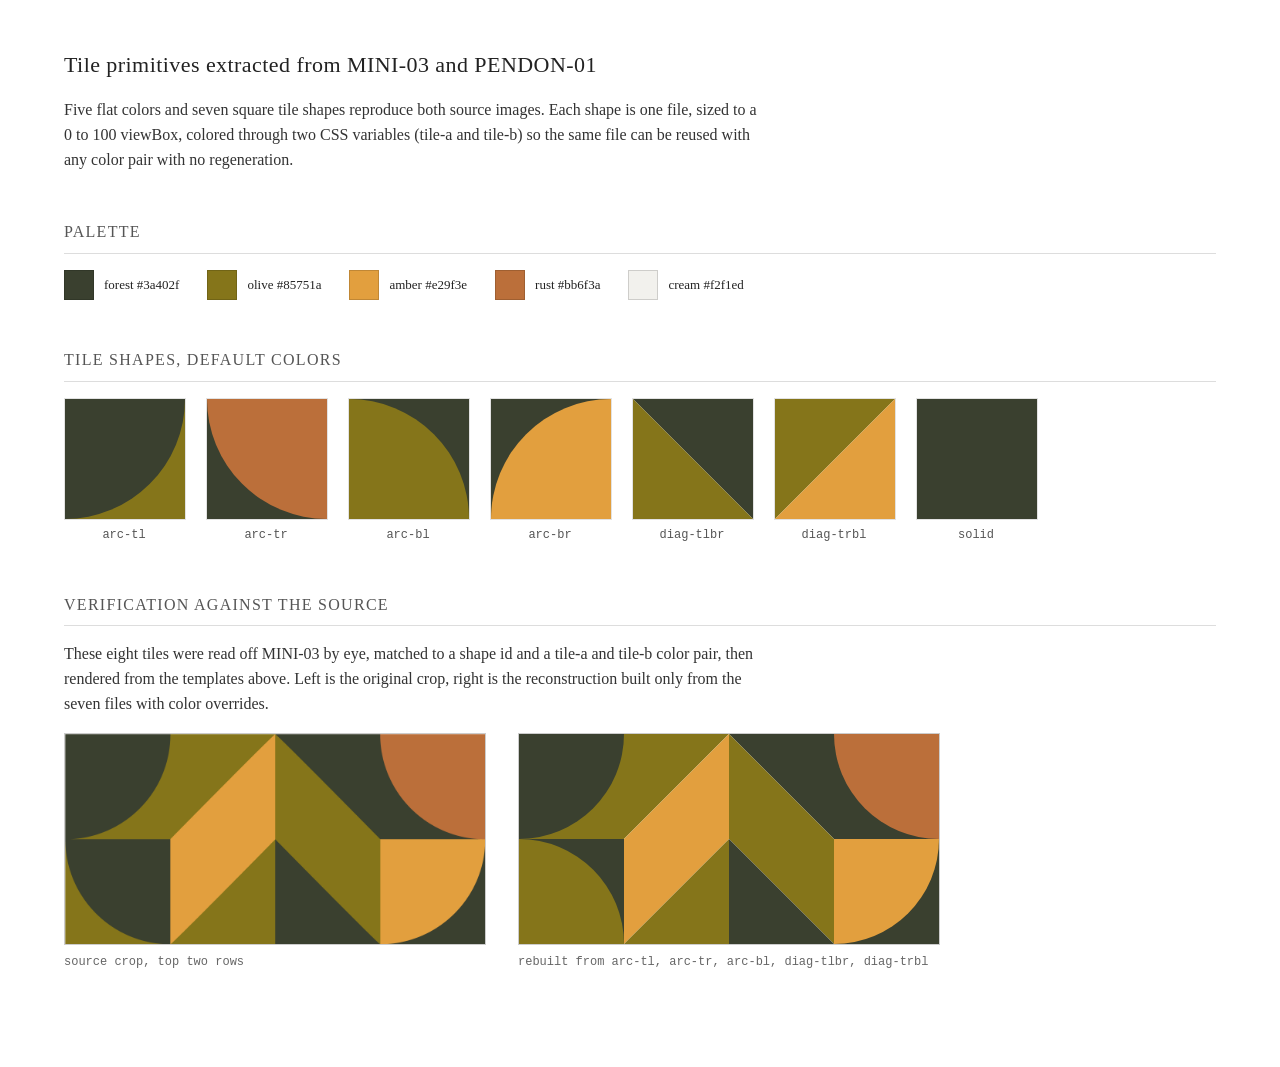
<file: tiles/preview.html>
<!DOCTYPE html>
<html lang="en">
<head>
<meta charset="UTF-8">
<title>Tile primitives</title>
<style>
  :root {
    --forest:#3a402f; --olive:#85751a; --amber:#e29f3e; --rust:#bb6f3a; --cream:#f2f1ed;
  }
  body {
    background:#ffffff; color:#222; font-family: Georgia, "Times New Roman", serif;
    margin:0; padding:48px 64px 96px; line-height:1.55;
  }
  h1 { font-size:22px; font-weight:normal; letter-spacing:0.02em; margin:0 0 6px; }
  h2 { font-size:16px; font-weight:normal; text-transform:uppercase; letter-spacing:0.08em; color:#555; margin:48px 0 16px; border-bottom:1px solid #ddd; padding-bottom:8px; }
  p { max-width:700px; color:#333; }
  .swatches { display:flex; gap:28px; flex-wrap:wrap; }
  .swatch { display:flex; align-items:center; gap:10px; font-size:13px; }
  .chip { width:28px; height:28px; border:1px solid rgba(0,0,0,0.15); }
  .tiles { display:flex; gap:22px; flex-wrap:wrap; }
  .tile { width:120px; }
  .tile svg { width:120px; height:120px; display:block; border:1px solid #e2e2e2; }
  .tile span { display:block; text-align:center; font-size:12px; color:#555; margin-top:6px; font-family:monospace; }
  .compare { display:flex; gap:32px; align-items:flex-start; flex-wrap:wrap; }
  .compare figure { margin:0; }
  .compare img { display:block; width:420px; border:1px solid #ccc; }
  .recon { width:420px; display:grid; grid-template-columns:repeat(4,1fr); grid-template-rows:repeat(2,1fr); border:1px solid #ccc; }
  .recon-cell svg { display:block; width:100%; height:100%; }
  figcaption { font-size:12px; color:#666; margin-top:8px; font-family:monospace; }
</style>
</head>
<body>

<h1>Tile primitives extracted from MINI-03 and PENDON-01</h1>
<p>Five flat colors and seven square tile shapes reproduce both source images. Each shape is one file, sized to a 0 to 100 viewBox, colored through two CSS variables (tile-a and tile-b) so the same file can be reused with any color pair with no regeneration.</p>

<h2>Palette</h2>
<div class="swatches">
<div class="swatch"><div class="chip" style="background:#3a402f"></div><span>forest #3a402f</span></div><div class="swatch"><div class="chip" style="background:#85751a"></div><span>olive #85751a</span></div><div class="swatch"><div class="chip" style="background:#e29f3e"></div><span>amber #e29f3e</span></div><div class="swatch"><div class="chip" style="background:#bb6f3a"></div><span>rust #bb6f3a</span></div><div class="swatch"><div class="chip" style="background:#f2f1ed"></div><span>cream #f2f1ed</span></div>
</div>

<h2>Tile shapes, default colors</h2>
<div class="tiles">
<div class="tile"><svg viewBox="0 0 100 100"><rect width="100" height="100" fill="var(--tile-b, #85751a)"/><path d="M0,0 L100,0 A100,100 0 0 1 0,100 Z" fill="var(--tile-a, #3a402f)"/></svg><span>arc-tl</span></div><div class="tile"><svg viewBox="0 0 100 100"><rect width="100" height="100" fill="var(--tile-b, #3a402f)"/><path d="M100,0 L100,100 A100,100 0 0 1 0,0 Z" fill="var(--tile-a, #bb6f3a)"/></svg><span>arc-tr</span></div><div class="tile"><svg viewBox="0 0 100 100"><rect width="100" height="100" fill="var(--tile-b, #3a402f)"/><path d="M0,100 L0,0 A100,100 0 0 1 100,100 Z" fill="var(--tile-a, #85751a)"/></svg><span>arc-bl</span></div><div class="tile"><svg viewBox="0 0 100 100"><rect width="100" height="100" fill="var(--tile-b, #3a402f)"/><path d="M100,100 L0,100 A100,100 0 0 1 100,0 Z" fill="var(--tile-a, #e29f3e)"/></svg><span>arc-br</span></div><div class="tile"><svg viewBox="0 0 100 100"><path d="M0,0 L100,0 L100,100 Z" fill="var(--tile-b, #3a402f)"/><path d="M0,0 L100,100 L0,100 Z" fill="var(--tile-a, #85751a)"/></svg><span>diag-tlbr</span></div><div class="tile"><svg viewBox="0 0 100 100"><path d="M0,0 L100,0 L0,100 Z" fill="var(--tile-b, #85751a)"/><path d="M100,0 L100,100 L0,100 Z" fill="var(--tile-a, #e29f3e)"/></svg><span>diag-trbl</span></div><div class="tile"><svg viewBox="0 0 100 100"><rect width="100" height="100" fill="var(--tile-a, #3a402f)"/></svg><span>solid</span></div>
</div>

<h2>Verification against the source</h2>
<p>These eight tiles were read off MINI-03 by eye, matched to a shape id and a tile-a and tile-b color pair, then rendered from the templates above. Left is the original crop, right is the reconstruction built only from the seven files with color overrides.</p>
<div class="compare">
  <figure>
    <img src="[data-uri]" alt="reference crop">
    <figcaption>source crop, top two rows</figcaption>
  </figure>
  <figure>
    <div class="recon"><div class="recon-cell" style="--tile-a:#3a402f;--tile-b:#85751a;"><svg viewBox="0 0 100 100"><rect width="100" height="100" fill="var(--tile-b, #85751a)"/><path d="M0,0 L100,0 A100,100 0 0 1 0,100 Z" fill="var(--tile-a, #3a402f)"/></svg></div><div class="recon-cell" style="--tile-a:#e29f3e;--tile-b:#85751a;"><svg viewBox="0 0 100 100"><path d="M0,0 L100,0 L0,100 Z" fill="var(--tile-b, #85751a)"/><path d="M100,0 L100,100 L0,100 Z" fill="var(--tile-a, #e29f3e)"/></svg></div><div class="recon-cell" style="--tile-a:#85751a;--tile-b:#3a402f;"><svg viewBox="0 0 100 100"><path d="M0,0 L100,0 L100,100 Z" fill="var(--tile-b, #3a402f)"/><path d="M0,0 L100,100 L0,100 Z" fill="var(--tile-a, #85751a)"/></svg></div><div class="recon-cell" style="--tile-a:#bb6f3a;--tile-b:#3a402f;"><svg viewBox="0 0 100 100"><rect width="100" height="100" fill="var(--tile-b, #3a402f)"/><path d="M100,0 L100,100 A100,100 0 0 1 0,0 Z" fill="var(--tile-a, #bb6f3a)"/></svg></div><div class="recon-cell" style="--tile-a:#85751a;--tile-b:#3a402f;"><svg viewBox="0 0 100 100"><rect width="100" height="100" fill="var(--tile-b, #3a402f)"/><path d="M0,100 L0,0 A100,100 0 0 1 100,100 Z" fill="var(--tile-a, #85751a)"/></svg></div><div class="recon-cell" style="--tile-a:#85751a;--tile-b:#e29f3e;"><svg viewBox="0 0 100 100"><path d="M0,0 L100,0 L0,100 Z" fill="var(--tile-b, #85751a)"/><path d="M100,0 L100,100 L0,100 Z" fill="var(--tile-a, #e29f3e)"/></svg></div><div class="recon-cell" style="--tile-a:#3a402f;--tile-b:#85751a;"><svg viewBox="0 0 100 100"><path d="M0,0 L100,0 L100,100 Z" fill="var(--tile-b, #3a402f)"/><path d="M0,0 L100,100 L0,100 Z" fill="var(--tile-a, #85751a)"/></svg></div><div class="recon-cell" style="--tile-a:#e29f3e;--tile-b:#3a402f;"><svg viewBox="0 0 100 100"><rect width="100" height="100" fill="var(--tile-b, #85751a)"/><path d="M0,0 L100,0 A100,100 0 0 1 0,100 Z" fill="var(--tile-a, #3a402f)"/></svg></div></div>
    <figcaption>rebuilt from arc-tl, arc-tr, arc-bl, diag-tlbr, diag-trbl</figcaption>
  </figure>
</div>

</body>
</html>
</file>
